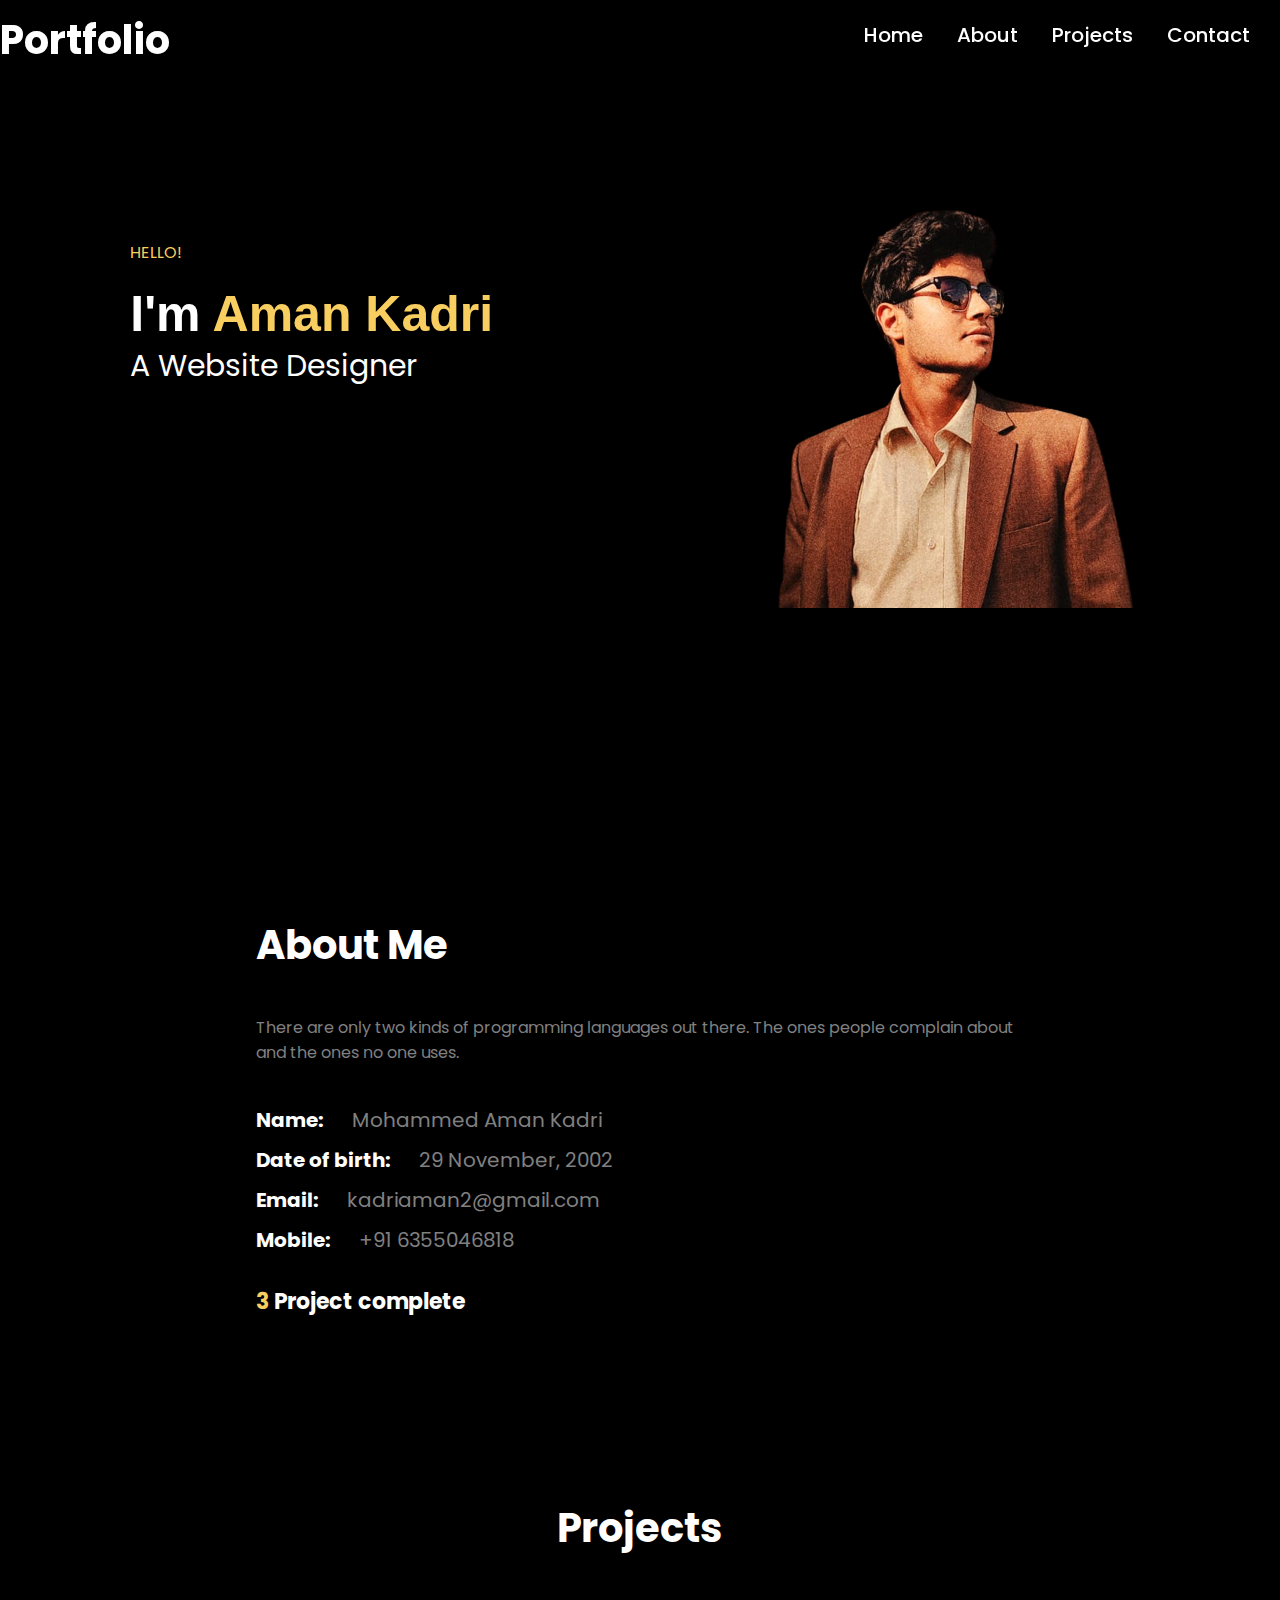
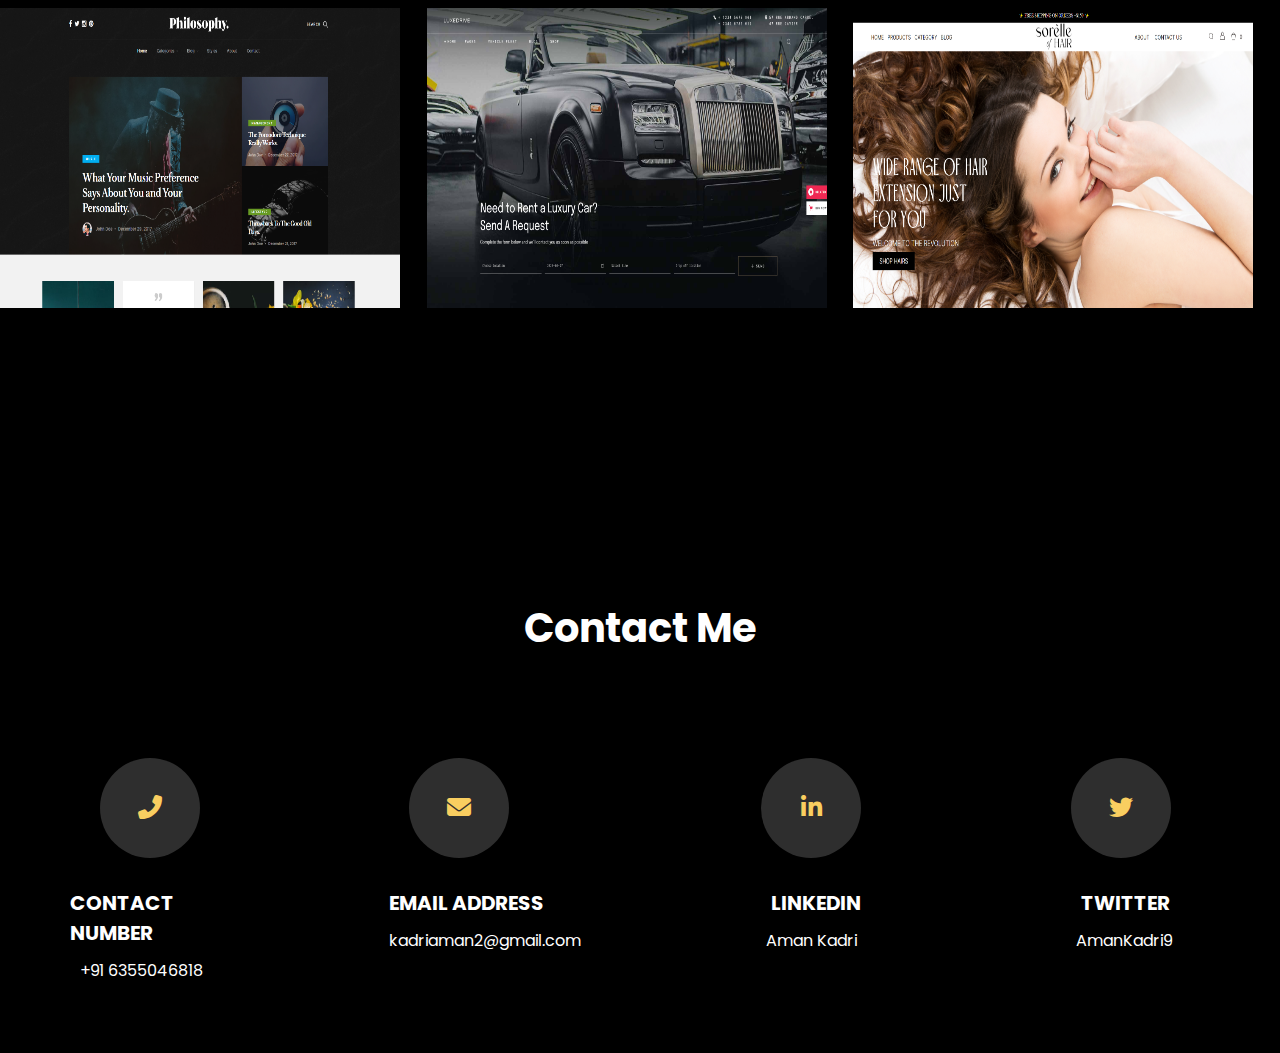
<file: Portfolio/index.html>
<!DOCTYPE html>
<html lang="en">

<head>
    <meta charset="UTF-8">
    <meta http-equiv="X-UA-Compatible" content="IE=edge">
    <meta name="viewport" content="width=device-width, initial-scale=1.0">
    <title>Document</title>
    <link rel="stylesheet" href="CSS/index.css">
    <link rel="preconnect" href="https://fonts.googleapis.com">
    <link rel="preconnect" href="https://fonts.gstatic.com" crossorigin>
    <link href="https://fonts.googleapis.com/css2?family=Poppins:wght@300&display=swap" rel="stylesheet">
    <link rel="stylesheet" href="https://cdnjs.cloudflare.com/ajax/libs/font-awesome/6.4.0/css/all.min.css">
</head>

<body onscroll="scrollEvent()">
    <section>
        <div class="container">
            <div class="header" id="home">
                <div class="heading" id="head">
                    <div class="name" id="nam">
                        <h1>Portfolio</h1>
                    </div>
                    <div class="nav" style=" padding: 10px 0px;" id="navbar">
                        <ul>
                            <li><a href="#home">Home</a></li>
                            <li><a href="#about">About</a></li>
                            <li><a href="#projects">Projects</a></li>
                            <li><a href="#contact">Contact</a></li>
                        </ul>
                    </div>
                </div>
            </div>
        </div>
    </section>

    <section>
        <div class="container">
            <div class="section1">
                <div class="sec-info">
                    <div class="sec-txt">
                        <p style="color: rgb(249, 206, 96); margin-bottom: 20px;">HELLO!</p>
                        <h1>I'm <span>Aman Kadri</span></h1>
                        <p style="color:white; font-size: 30px; margin-bottom: 20px;">A Website Designer</p>
                    </div>
                </div>
                <div class="sec-img">
                    <img src="Images/My img.png" alt="">
                </div>
            </div>
        </div>
    </section>

    <section>
        <div class="container" style="display: flex; justify-content: center;">
            <div class="about" id="about">
                <div class="txt">
                    <h1 style="margin-bottom: 40px;">About Me</h1>
                    <p style="color: gray; margin-bottom: 40px;">There are only two kinds of programming languages out there. The ones people
                        complain about and the ones no one uses.</p>
                    <p style="color: gray; font-size: 20px;"><b style="color: white;">Name: </b> &nbsp; &nbsp;
                        &nbsp;Mohammed Aman Kadri</p>
                    <p style="color: gray; font-size: 20px;"><b style="color: white;">Date of birth: </b> &nbsp; &nbsp;
                        &nbsp;29 November, 2002</p>
                    <p style="color: gray; font-size: 20px;"><b style="color: white;">Email: </b> &nbsp; &nbsp;
                        &nbsp;kadriaman2@gmail.com</p>
                    <p style="color: gray; font-size: 20px; margin-bottom: 30px;"><b style="color: white;">Mobile: </b> &nbsp; &nbsp;
                        &nbsp;+91 6355046818</p>
                    <h3 style="color: white; font-size: 22px;"><span style="color: rgb(249, 206, 96);">3 </span> Project complete</h3>    

                </div>
            </div>
        </div>
    </section>

    <section>
        <div class="container" >
            <h1 style="text-align: center; margin-top: 60px;">Projects</h1>
            <div class="projects" id="projects">
                
                <div class="pro-img">
                    <img src="Images/Flex.png" alt="" height="300px" width="400px">
                    <div class="effect"><h1>Flex</h1></div>
                </div>
                <div class="pro-img">
                    <img src="Images/grid.png" alt="" height="300px" width="400px">
                    <div class="effect"><h1>Grid</h1></div>
                </div>
                <div class="pro-img">
                   <img src="Images/Hairdresser.png" alt="" height="300px" width="400px">
                   <a href="https://hairdresser.tectrionix.com/home.html"> <div class="effect"><h1>Hair Dresser</h1></div></a>
                </div>
            </div>
        </div>
    </section>

    <section>
        <div class="container">
            <h1 style="text-align: center; margin-top: 190px;">Contact Me</h1>
            <div class="contact" id="contact" style="margin: 40px 0px;">
                <div class="contact1">
                    <div class="num">
                        <div class="num-img">
                            <i class="fas fa-phone-alt"></i>
                        </div>
                        <h1>CONTACT NUMBER</h1>
                       <a href=""><p>+91 6355046818</p></a>
                    </div>

                    <div class="num">
                        <div class="num-img">
                            <i class="fas fa-envelope"></i>
                        </div>
                        <h1 style="margin: 10px 10px;">EMAIL ADDRESS</h1>
                       <a href="https://mail.google.com/mail/u/0/?pli=1#inbox"><p>kadriaman2@gmail.com</p></a>
                    </div>

                    <div class="num">
                        <div class="num-img">
                            <i class="fab fa-linkedin-in"></i>
                        </div>
                        <h1 style="margin: 10px 40px;">LINKEDIN</h1>
                       <a href="https://www.linkedin.com/in/aman-kadri-a6921a1ba/"><p style="margin: 0px 35px;">Aman Kadri</p></a>
                    </div>

                    <div class="num">
                        <div class="num-img">
                            <i class="fab fa-twitter"></i>
                        </div>
                        <h1 style="margin: 10px 40px;">TWITTER</h1>
                       <a href="https://twitter.com/AmanKadri9"><p style="margin: 0px 35px;">AmanKadri9</p></a>
                    </div>
                </div>
            </div>
        </div>
    </section>

    <script>
       heading_div = document.getElementById('head');
       name_div = document.getElementById('nam');
        nav_div = document.getElementById('navbar');

        function scrollEvent()
      {
        if(document.documentElement.scrollTop >200)
        {
            // name_div.style.padding = "10px 0";
            //  name_div.style.fontSize = "16px";

            nav_div.style.padding = "15px 0";
            // nav_div.style.fontSize = "16px";

            heading_div.style.top = "-10px";
            heading_div.style.backgroundColor = "gray";
        }
        
        else
        {
            // name_div.style.padding = "5px 5px";
            //  name_div.style.fontSize = "35px";

            // nav_div.style.padding = "5px 5px";
            // nav_div.style.fontSize = "35px";


            heading_div.style.top = "0px";
            heading_div.style.backgroundColor = "black"
        }
      }  
    </script>
</body>

</html>
</file>
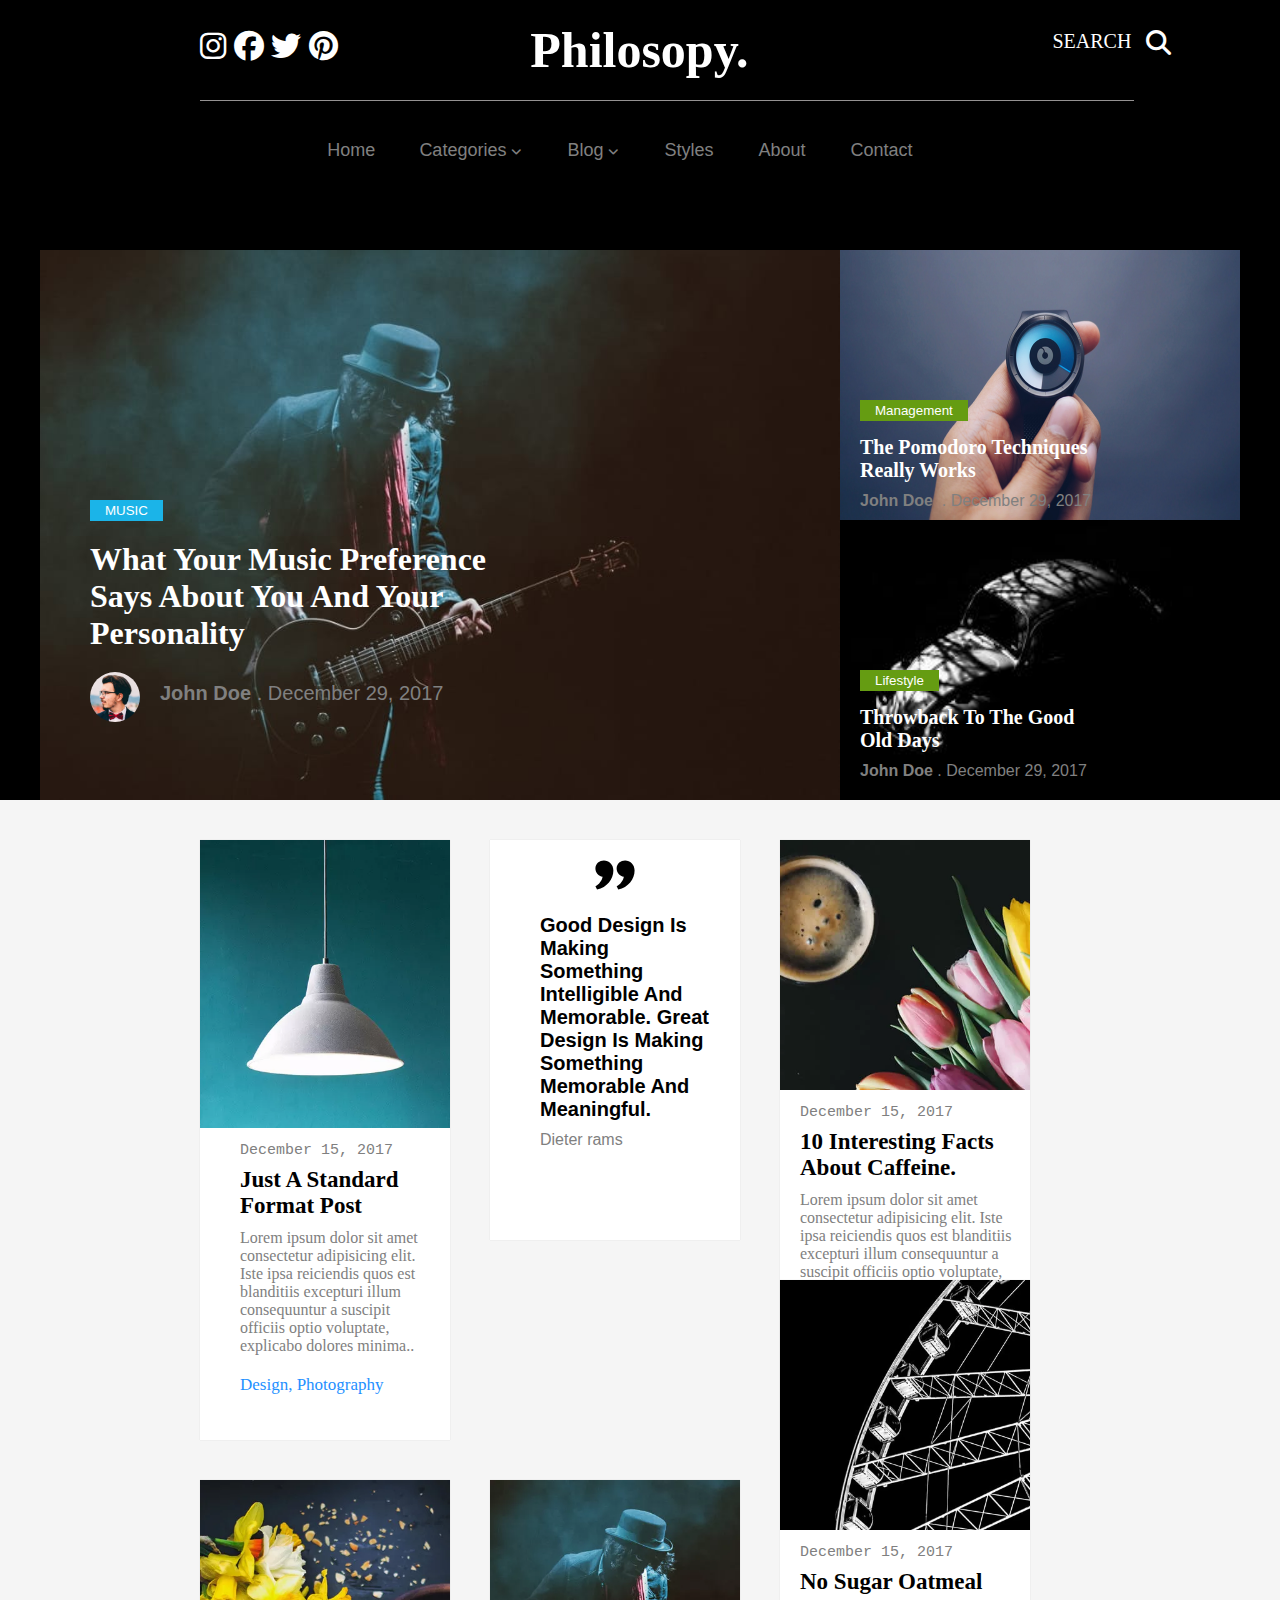
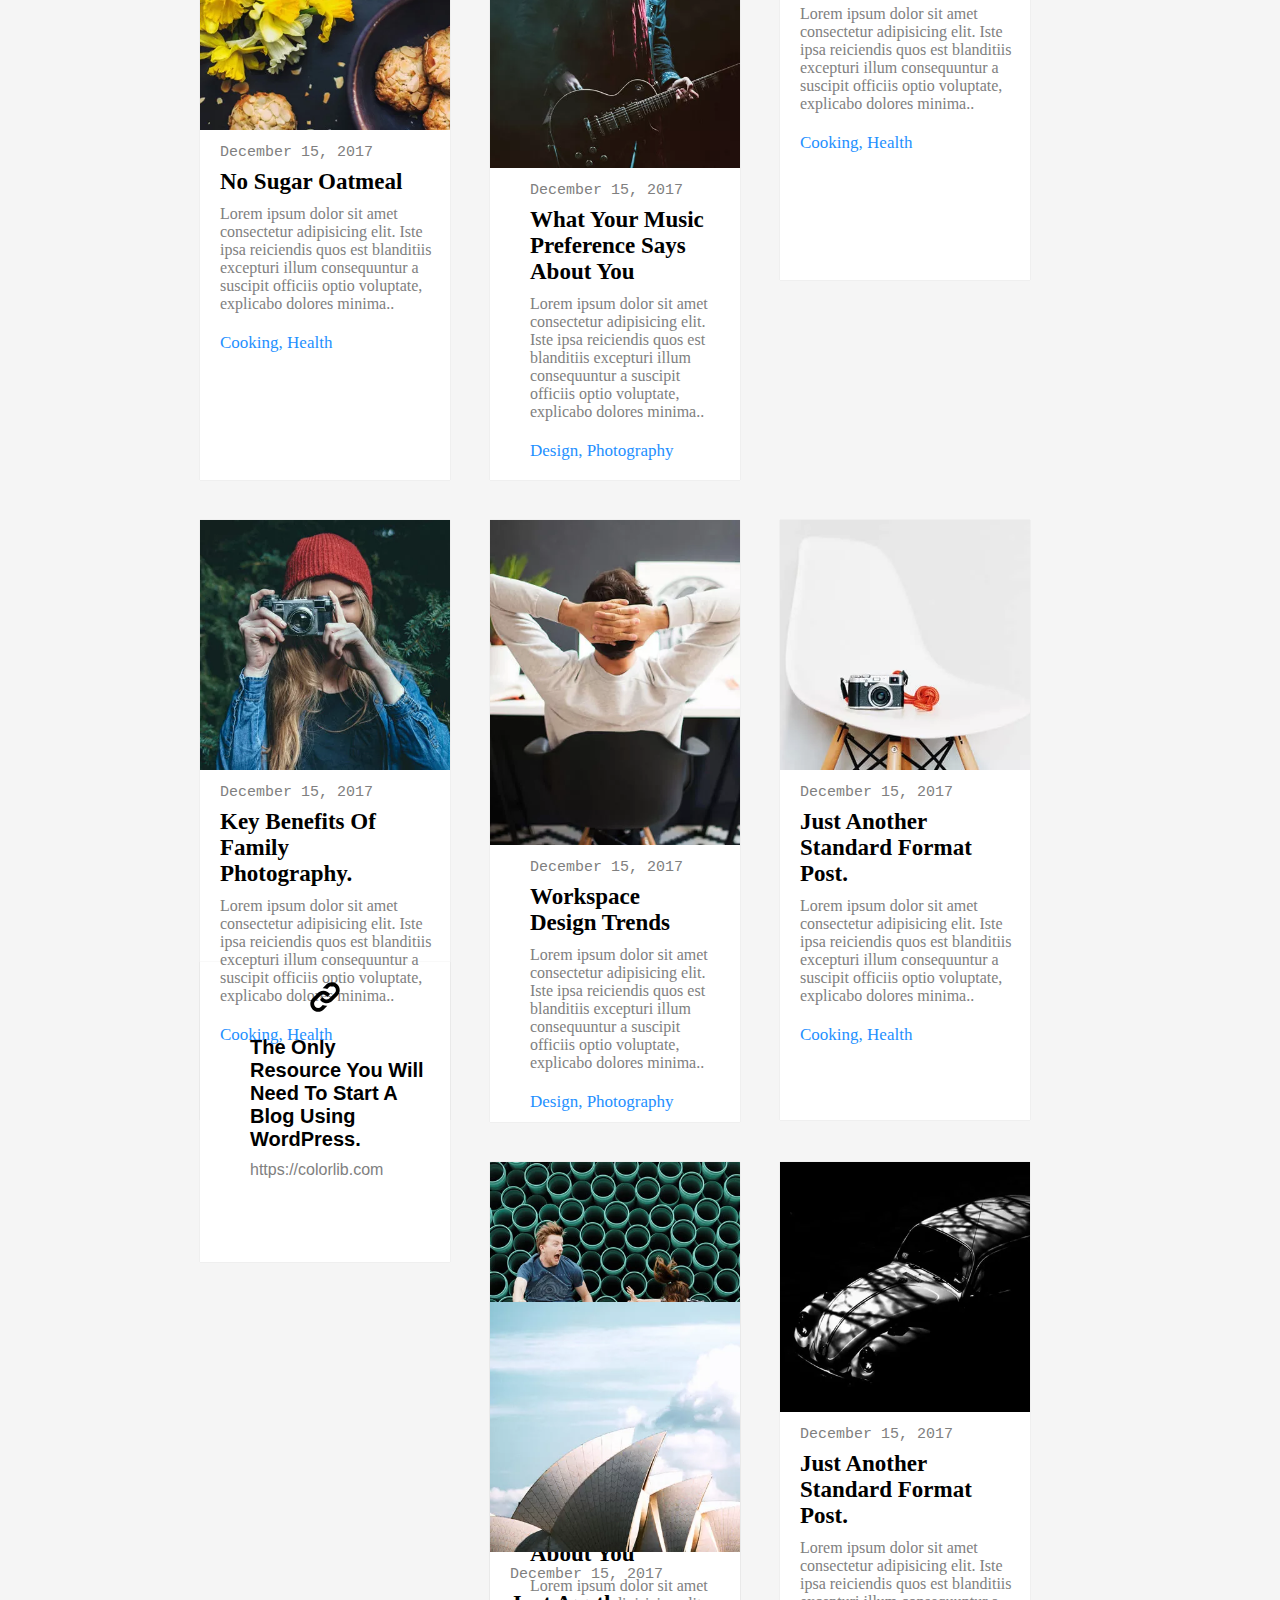
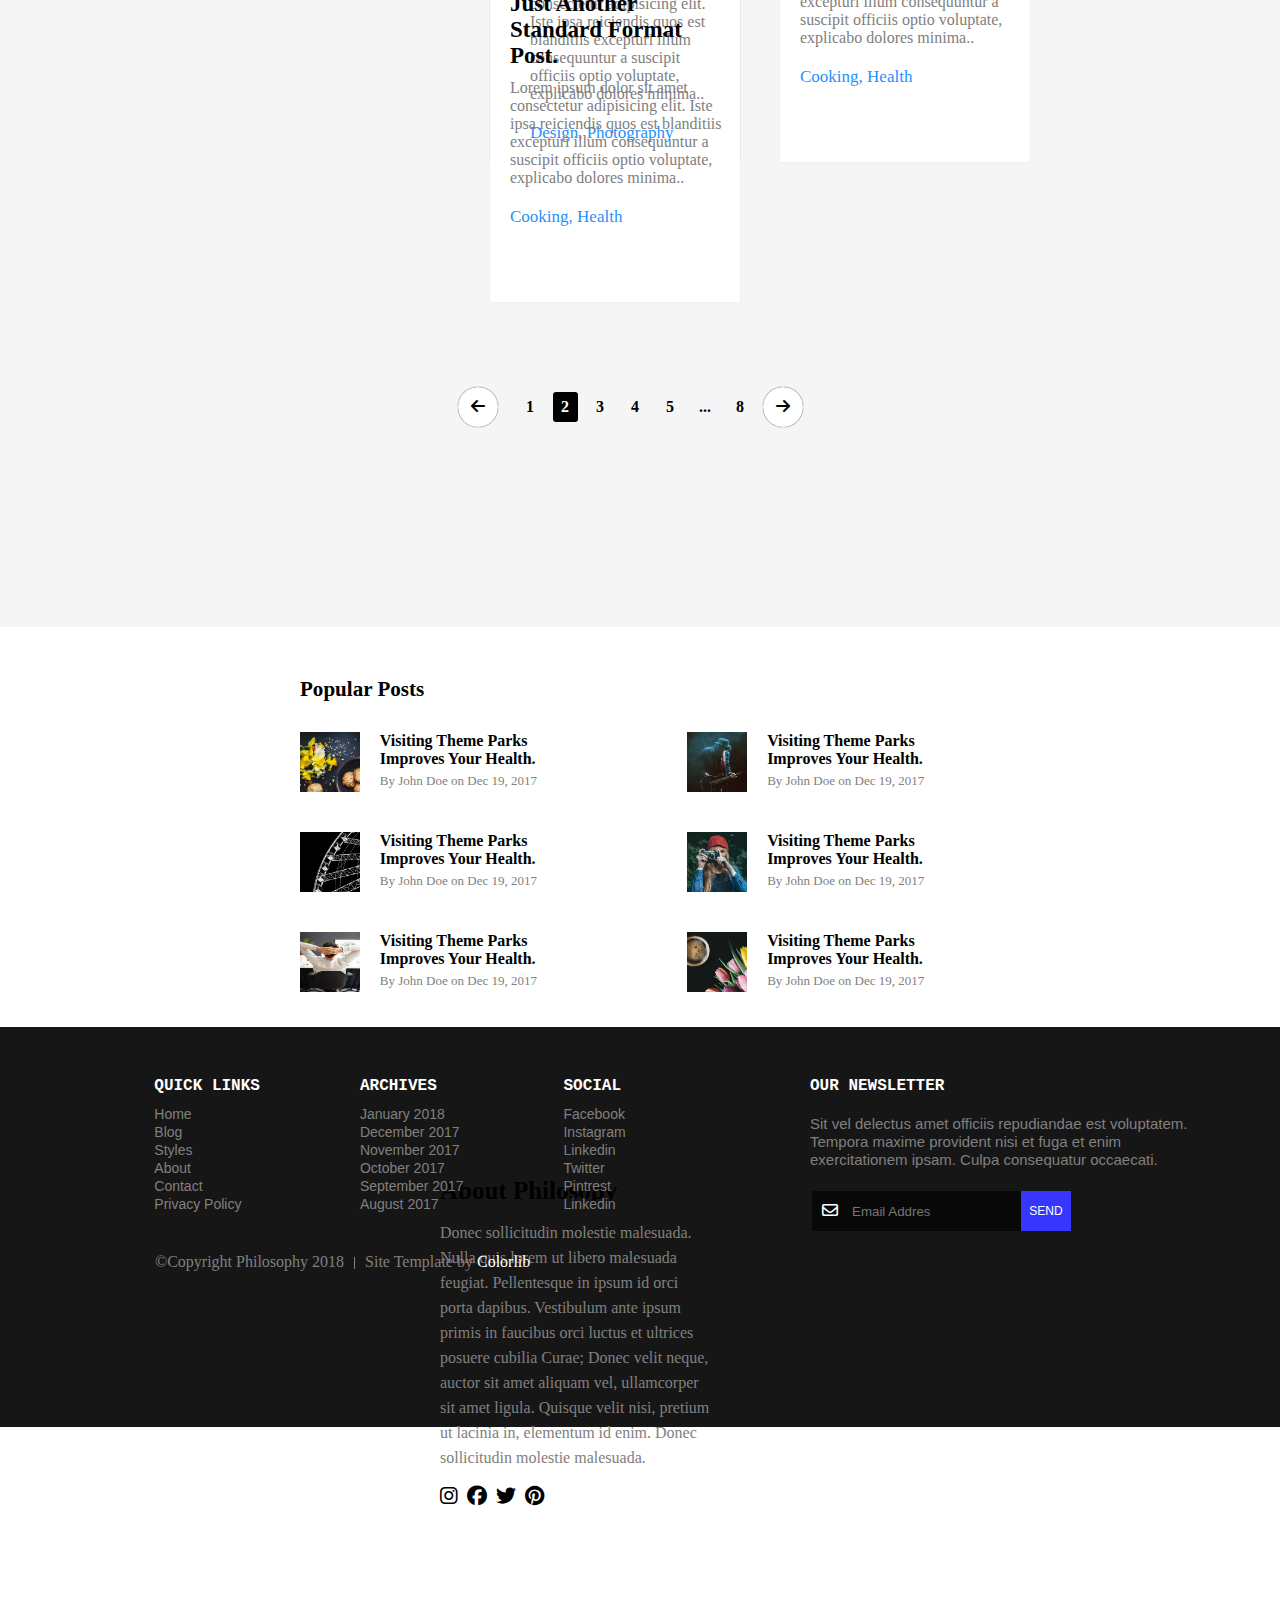
<file: Flex/home.html>
<!DOCTYPE html>
<html lang="en">
<head>
    <meta charset="UTF-8">
    <meta http-equiv="X-UA-Compatible" content="IE=edge">
    <meta name="viewport" content="width=device-width, initial-scale=1.0">
    <title>Document</title>
    <link rel="stylesheet" href="CSS/home.css">
    <link rel="stylesheet" href="https://cdnjs.cloudflare.com/ajax/libs/font-awesome/6.4.0/css/all.min.css">
    <link rel="stylesheet" href="CSS/media-query.css">
</head>
<body>

    <!-- Header start -->
    <section>
        <div class="container">
            <div class="header">
                <div class="subhead1">
                    <div class="icons">
                     <div class="i">
                         <a href=""><i class="fa-brands fa-instagram"></i></a>
                        <a href=""><i class="fa-brands fa-facebook"></i></a>
                        <a href=""><i class="fa-brands fa-twitter"></i></a>
                        <a href=""><i class="fa-brands fa-pinterest"></i></a>
                    </div>
                        <span><i class="fa-solid fa-bars"></i></span>
                    </div>
        
                    <div class="heading">
                        <h1>Philosopy.</h1>
                    </div>
                    <div class="search">
                       <div class="s">
                        <p>search</p>
                    </div>
                       <div class="s1"> <i class="fa-solid fa-magnifying-glass"></i></div>
                       
                        <span> <i class="fa-solid fa-magnifying-glass"></i> </span>
                    </div>
                </div>
        
                <div class="line"></div>
        
        
                <div class="navbar">
                    <ul>
                        <a href=""><li class="menu">Home</li></a>
        
                        <a href="">
                            <li class="menu">
                                <!-- <div class="effect"></div> -->
                                Categories
        
                                <ul class="submenu">
                                    <li> <a href=""> Lifestyle </a></li>
                                    <li> <a href=""> Health </a></li>
                                    <li> <a href=""> Family </a></li>
                                    <li> <a href=""> Management </a></li>
                                    <li> <a href=""> Travel </a> </li>
                                    <li> <a href=""> Work </a></li>
                                </ul>
        
                                <span><i class="fa-solid fa-angle-down"></i></span>
                                
                            
                        </li></a>
                        <a href=""><li class="menu">
                            Blog
        
                            <ul class="submenu">
                                <li> <a href=""> Video Post </a></li>
                                <li> <a href="">  Audio Post  </a></li>
                                <li> <a href="">  Work Post  </a></li>
                                <li> <a href="">  Gallery Post  </a></li>
                                
                            </ul>
        
        
                            <span><i class="fa-solid fa-angle-down"></i></span>
                            <!-- <div class="effect"></div> -->
                        </li></a>
                        <a href=""><li class="menu">Styles
                            <!-- <div class="effect"></div> -->
                        </li></a>
                        <a href=""><li class="menu">About
                            <!-- <div class="effect"></div> -->
                        </li></a>
                        <a href=""><li class="menu">Contact
                            <!-- <div class="effect"></div> -->
                        </li></a>
                   
                    </ul>
                </div>
        
        
                <div class="headerimg">
                    <div class="img1">
                    <img src="Images/header-img1.jpg" alt="" height="100%" width="100%" >
                    <div class="effect-img"></div>
                    <div class="text">
                        <a href=""><button>MUSIC</button></a>
                        <h1>What Your Music preference says about you and your personality</h1>
                        <div class="profile">
                            <img src="Images/user-03.jpg.webp" alt="">
                            <div class="text1">
                            <h4>John Doe </h4>&#160
                            <p>.&nbsp</p> 
                            <p>December 29, 2017</p></div>
                        </div>
                    </div>
                  
        
                    </div>
                   
                    <div class="x">
                        <div class="img2">
                            
                            <img src="Images/header-img2.jpg" alt="" height="100%" width="100%" >
                            <div class="effect-img1"></div>
        
                            <div class="text-1">
                                <a href=""><button>Management</button></a>
                                <h5>The pomodoro techniques really works</h5>
                                <div class="profile1">
                                    <div class="text2">
                                    <h4>John Doe &#160</h4> 
                                    <p>.</p>&#160
                                    <p>December 29, 2017</p></div>
                                </div>
                         </div>
                         
                        </div>
            
                         <div class="img3">
                           
                            <img src="Images/header-img3.jpg" alt="" height="100%" width="100%" >
                            <div class="effect-img2"></div>
                            <div class="text-2">
                                <a href=""><button>Lifestyle</button></a>
                                <h5>throwback to the good old days</h5>
                                <div class="profile2">
                    
                                    <div class="text3">
                                    <h4>John Doe </h4> &#160
                                    <p>.</p>&#160
                                    <p>December 29, 2017</p></div>
                                </div>
                            
                         </div>
                    </div>
                   
                </div>
            </div>
            </div>
        </div>
    </section>
    <!-- Header End -->

    <!-- Content Start -->
 <section>
    <div class="container">
        <div class="main-content" >
            <div class="content">
                 <!-- Card-start -->
            <div class="card">
                <div class="card-img">
                    <img src="Images/card-img1" alt="" height="100%" width="100%">
                    <div class="effect">
                        <i class="fa-solid fa-ellipsis"></i>
                    </div>
                
                <div class="card-info">
                    <h5>December 15, 2017</h5>
                    <h3>just a standard format post</h3>
                    <p>Lorem ipsum dolor sit amet consectetur adipisicing elit. Iste ipsa reiciendis quos est blanditiis excepturi illum consequuntur a suscipit officiis optio voluptate, explicabo dolores minima..</p>
                    <span><a href="">Design, Photography</a></span>
                </div>
            </div>
            </div>
             <!-- Card-end -->
    
              <!-- Card-start -->
            <div class="card2">
                <div class="card-img1">
                    <img src="Images/icon-quote.svg" alt="" height="100%" width="100%">
                    <!-- <div class="effect">
                        <i class="fa-solid fa-ellipsis"></i>
                    </div> -->
                
                <div class="card-info1">
                    <!-- <h5>December 15, 2017</h5> -->
                    <h3>Good design is making something intelligible and memorable. Great design is making something memorable and meaningful.</h3>
                    <p>Dieter rams</p>
                    <!-- <span><a href="">Design, Photography</a></span> -->
                </div>
            </div>
        </div>
             <!-- Card-end -->
    
              <!-- Card-start -->
            <div class="card3">
                <div class="card-img2">
                    <img src="Images/card-img2" alt="" height="100%" width="100%">
                    <div class="effect1">
                        <i class="fa-solid fa-ellipsis"></i>
                    </div>
                
                <div class="card-info2">
                    <h5>December 15, 2017</h5>
                    <h3>
                        10 Interesting Facts About Caffeine.</h3>
                    <p>Lorem ipsum dolor sit amet consectetur adipisicing elit. Iste ipsa reiciendis quos est blanditiis excepturi illum consequuntur a suscipit officiis optio voluptate, explicabo dolores minima..</p>
                    <span><a href="">Health</a></span>
                </div>
            </div>
        </div>
             <!-- Card-end -->
    
              <!-- Card-start -->
            <div class="card3">
                <div class="card-img2">
                    <img src="Images/card-img3" alt="" height="100%" width="100%">
                    <div class="effect1">
                        <i class="fa-solid fa-ellipsis"></i>
                    </div>
                
                <div class="card-info2">
                    <h5>December 15, 2017</h5>
                    <h3>No Sugar Oatmeal <Cookies class=""></Cookies></h3>
                    <p>Lorem ipsum dolor sit amet consectetur adipisicing elit. Iste ipsa reiciendis quos est blanditiis excepturi illum consequuntur a suscipit officiis optio voluptate, explicabo dolores minima..</p>
                    <span><a href="">Cooking, Health</a></span>
                </div>
            </div>
        </div>
             <!-- Card-end -->
    
          <!-- Card-start -->
          <div class="card">
            <div class="card-img">
                <img src="Images/card-img4" alt="" height="100%" width="100%">
                <div class="effect">
                    <i class="fa-solid fa-ellipsis"></i>
                </div>
            
            <div class="card-info">
                <h5>December 15, 2017</h5>
                <h3>What Your Music Preference Says About You</h3>
                <p>Lorem ipsum dolor sit amet consectetur adipisicing elit. Iste ipsa reiciendis quos est blanditiis excepturi illum consequuntur a suscipit officiis optio voluptate, explicabo dolores minima..</p>
                <span><a href="">Design, Photography</a></span>
            </div>
        </div>
        </div>
         <!-- Card end -->
    
          <!-- Card-start -->
          <div class="card4">
            <div class="card-img3">
                <img src="Images/card-img5.webp" alt="" height="100%" width="100%">
                <div class="effect2">
                    <i class="fa-solid fa-ellipsis"></i>
                </div>
            
            <div class="card-info3">
                <h5>December 15, 2017</h5>
                <h3>No Sugar Oatmeal <Cookies class=""></Cookies></h3>
                <p>Lorem ipsum dolor sit amet consectetur adipisicing elit. Iste ipsa reiciendis quos est blanditiis excepturi illum consequuntur a suscipit officiis optio voluptate, explicabo dolores minima..</p>
                <span><a href="">Cooking, Health</a></span>
            </div>
        </div>
    </div>
         <!-- Card-end -->
         
          <!-- Card-start -->
          <div class="card3">
            <div class="card-img2">
                <img src="Images/card-img6.webp" alt="" height="100%" width="100%">
                <div class="effect1">
                    <i class="fa-solid fa-ellipsis"></i>
                </div>
            
            <div class="card-info2">
                <h5>December 15, 2017</h5>
                <h3>Key Benefits Of Family Photography. <Cookies class=""></Cookies></h3>
                <p>Lorem ipsum dolor sit amet consectetur adipisicing elit. Iste ipsa reiciendis quos est blanditiis excepturi illum consequuntur a suscipit officiis optio voluptate, explicabo dolores minima..</p>
                <span><a href="">Cooking, Health</a></span>
            </div>
        </div>
    </div>
         <!-- Card-end --> 
        
        <!-- Card-start -->
        <div class="card">
            <div class="card-img">
                <img src="Images/card-img7.webp" alt="" height="100%" width="100%">
                <!-- <div class="effect">
                    <i class="fa-solid fa-ellipsis"></i>
                </div> -->
            
            <div class="card-info">
                <h5>December 15, 2017</h5>
                <h3>Workspace Design Trends </h3>
                <p>Lorem ipsum dolor sit amet consectetur adipisicing elit. Iste ipsa reiciendis quos est blanditiis excepturi illum consequuntur a suscipit officiis optio voluptate, explicabo dolores minima..</p>
                <span><a href="">Design, Photography</a></span>
            </div>
        </div>
        </div>
         <!-- Card end --> 
        <!-- Card-start -->
        <div class="card3">
            <div class="card-img2">
                <img src="Images/card-img8.webp" alt="" height="100%" width="100%">
                <div class="effect1">
                    <i class="fa-solid fa-ellipsis"></i>
                </div>
            
            <div class="card-info2">
                <h5>December 15, 2017</h5>
                <h3>Just Another Standard Format Post. </h3>
                <p>Lorem ipsum dolor sit amet consectetur adipisicing elit. Iste ipsa reiciendis quos est blanditiis excepturi illum consequuntur a suscipit officiis optio voluptate, explicabo dolores minima..</p>
                <span><a href="">Cooking, Health</a></span>
            </div>
        </div>
      </div>
         <!-- Card-end -->  
    
          <!-- Card-start -->
         <div class="card5">
            <div class="card-img4">
                <img src="Images/icon-link.svg" alt="" height="100%" width="100%">
                <!-- <div class="effect">
                    <i class="fa-solid fa-ellipsis"></i>
                </div> -->
            
            <div class="card-info4">
                <!-- <h5>December 15, 2017</h5> -->
                <h3>The Only Resource You Will Need To Start a Blog Using WordPress.</h3>
                <a href="https://colorlib.com"><p>https://colorlib.com</p></a>
                <!-- <span><a href="">Design, Photography</a></span> -->
            </div>
        </div>
       </div>
         <!-- Card-end -->  
    
        <!-- Card-start -->
        <div class="card">
            <div class="card-img">
                <img src="Images/card-img9.webp" alt="" height="100%" width="100%">
                <div class="effect">
                    <i class="fa-solid fa-ellipsis"></i>
                </div>
            
            <div class="card-info">
                <h5>December 15, 2017</h5>
                <h3>What Your Music Preference Says About You</h3>
                <p>Lorem ipsum dolor sit amet consectetur adipisicing elit. Iste ipsa reiciendis quos est blanditiis excepturi illum consequuntur a suscipit officiis optio voluptate, explicabo dolores minima..</p>
                <span><a href="">Design, Photography</a></span>
            </div>
        </div>
        </div>
         <!-- Card end -->
    
           <!-- Card-start -->
        <div class="card3">
            <div class="card-img2">
                <img src="Images/card-img10.webp" alt="" height="100%" width="100%">
                <div class="effect1">
                    <i class="fa-solid fa-ellipsis"></i>
                </div>
            
            <div class="card-info2">
                <h5>December 15, 2017</h5>
                <h3>Just Another Standard Format Post. </h3>
                <p>Lorem ipsum dolor sit amet consectetur adipisicing elit. Iste ipsa reiciendis quos est blanditiis excepturi illum consequuntur a suscipit officiis optio voluptate, explicabo dolores minima..</p>
                <span><a href="">Cooking, Health</a></span>
            </div>
        </div>
      </div>
         <!-- Card-end -->  
          
           <!-- Card-start -->
        <div class="card6">
            <div class="card-img5">
                <img src="Images/card-img11.webp" alt="" height="100%" width="100%">
                <div class="effect2">
                    <i class="fa-solid fa-ellipsis"></i>
                </div>
            
            <div class="card-info5">
                <h5>December 15, 2017</h5>
                <h3>Just Another Standard Format Post. </h3>
                <p>Lorem ipsum dolor sit amet consectetur adipisicing elit. Iste ipsa reiciendis quos est blanditiis excepturi illum consequuntur a suscipit officiis optio voluptate, explicabo dolores minima..</p>
                <span><a href="">Cooking, Health</a></span>
            </div>
        </div>
      </div>
         <!-- Card-end -->  
       </div>
    
       <div class="content2">
        <div class="arrow1"><i class="fa-solid fa-arrow-left"></i></div>
        <div class="no1">1</div>
        <div class="no2">2</div>
        <div class="no1">3</div>
        <div class="no1">4</div>
        <div class="no1">5</div>
        <div class="no1">...</div>
        <div class="no1">8</div>
        <div class="arrow2"><i class="fa-solid fa-arrow-right"></i></div>
       </div>
    
     </div>
    </div>
 </section>

<section>
    <div class="container">
        <div class="main-content2">
            <div class="content3">
                <div class="posts">
                    <div class="post-h"><h3>Popular Posts</h3></div>
                   <div class="post-flex">
                    <div class="post1">
                        <div class="post-img">
                            <img src="Images/card-img3" alt="" height="100%" width="100%">
                        </div>
                        <div class="post-info">
                            <h3>Visiting Theme Parks Improves Your Health.</h3>
                            <p>By John Doe on Dec 19, 2017</p>
                        </div>
                    </div>
                    <div class="post1">
                        <div class="post-img">
                            <img src="Images/card-img4" alt="" height="100%" width="100%">
                        </div>
                        <div class="post-info">
                            <h3>Visiting Theme Parks Improves Your Health.</h3>
                            <p>By John Doe on Dec 19, 2017</p>
                        </div>
                    </div>
                    <div class="post1">
                        <div class="post-img">
                            <img src="Images/card-img5.webp" alt="" height="100%" width="100%">
                        </div>
                        <div class="post-info">
                            <h3>Visiting Theme Parks Improves Your Health.</h3>
                            <p>By John Doe on Dec 19, 2017</p>
                        </div>
                    </div>
                    <div class="post1">
                        <div class="post-img">
                            <img src="Images/card-img6.webp" alt="" height="100%" width="100%">
                        </div>
                        <div class="post-info">
                            <h3>Visiting Theme Parks Improves Your Health.</h3>
                            <p>By John Doe on Dec 19, 2017</p>
                        </div>
                    </div>
                    <div class="post1">
                        <div class="post-img">
                            <img src="Images/card-img7.webp" alt="" height="100%" width="100%">
                        </div>
                        <div class="post-info">
                            <h3>Visiting Theme Parks Improves Your Health.</h3>
                            <p>By John Doe on Dec 19, 2017</p>
                        </div>
                    </div>
                    <div class="post1">
                        <div class="post-img">
                            <img src="Images/card-img2" alt="" height="100%" width="100%">
                        </div>
                        <div class="post-info">
                            <h3>Visiting Theme Parks Improves Your Health.</h3>
                            <p>By John Doe on Dec 19, 2017</p>
                        </div>
                    </div>
                   </div>
                </div>
                <div class="wiki">
                  <div class="txt">
                    <h3>About Philosopy</h3>
                    <p>Donec sollicitudin molestie malesuada. Nulla quis lorem ut libero malesuada feugiat. Pellentesque in ipsum id orci porta dapibus. Vestibulum ante ipsum primis in faucibus orci luctus et ultrices posuere cubilia Curae; Donec velit neque, auctor sit amet aliquam vel, ullamcorper sit amet ligula. Quisque velit nisi, pretium ut lacinia in, elementum id enim. Donec sollicitudin molestie malesuada.
        
                    </p>
                    <span> <a href=""><i class="fa-brands fa-instagram"></i></a>
                        <a href=""><i class="fa-brands fa-facebook"></i></a>
                        <a href=""><i class="fa-brands fa-twitter"></i></a>
                        <a href=""><i class="fa-brands fa-pinterest"></i></a></span>
                  </div>
                </div>
            </div>
         </div>
    </div>
</section>
<!-- Main content2 End -->

<section>
    <div class="container">
        <div class="footer">
            <div class="footer1">
                <div class="footer1-txt">
                    <div class="link">
                        <h3>QUICK LINKS</h3>
                       <p> <a href="">Home</a></p>
                        <p><a href="">Blog</a></p>
                        <p><a href="">Styles</a></p>
                       <p> <a href="">About</a></p>
                        <p><a href="">Contact</a></p>
                        <p><a href="">Privacy Policy</a></p>
                    </div>
                    <div class="archive">
                        <h3>ARCHIVES</h3>
                        
                        <p>January 2018</p>
                        <p>December 2017</p>
                        <p>November 2017</p>
                        <p>October  2017</p>
                        <p>September 2017</p>
                        <p>August 2017</p>
                    </div>
                    <div class="social">
                        <h3>SOCIAL</h3>
                       
                        <p>Facebook</p>
                        <p>Instagram</p>
                        <p>Linkedin</p>
                        <p>Twitter</p>
                        <p>Pintrest</p>
                        <p>Linkedin</p>
                    </div>
                </div>
                <div class="copyrit">
                    <p>	&#169;Copyright Philosophy 2018</p>
                    <div class="line-2"></div>
                    <p> Site Template by <a href="https://colorlib.com/">Colorlib</a></p>
                </div>
             
            </div>
            <div class="footer2">
               <div class="footer2-txt">
                <h3>OUR NEWSLETTER</h3>
                <p>Sit vel delectus amet officiis repudiandae est voluptatem. Tempora maxime provident nisi et fuga et enim exercitationem ipsam. Culpa consequatur occaecati.</p>
                <table>
                    <tr>
                        <td class="x">
                            <span><i class="fa-regular fa-envelope"></i></span>
                            <input type="email" placeholder="Email Addres">
                        </td>
                        <td class="y"><input type="submit" value="SEND"></td>
                    </tr>
                </table>
               </div>
            </div>
        </div>
    </div>
</section>
        
</body>
</html>
</file>
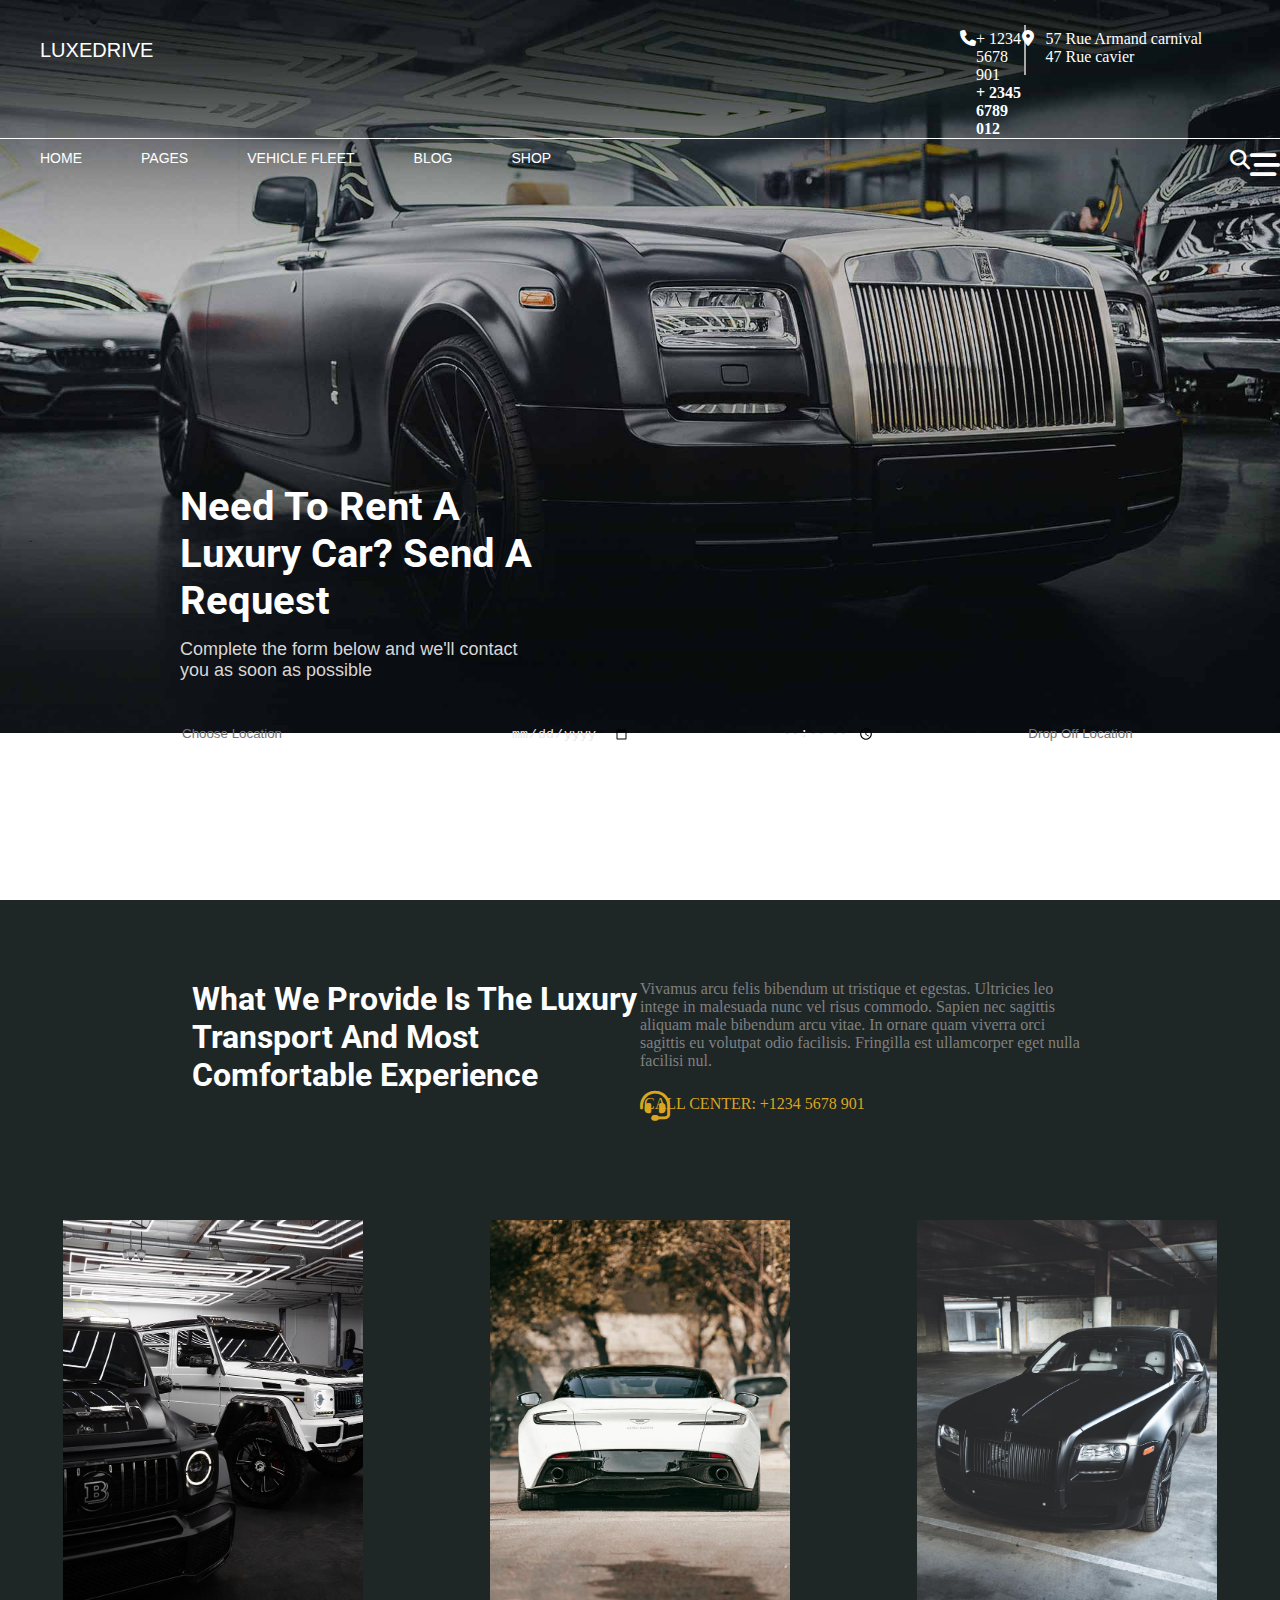
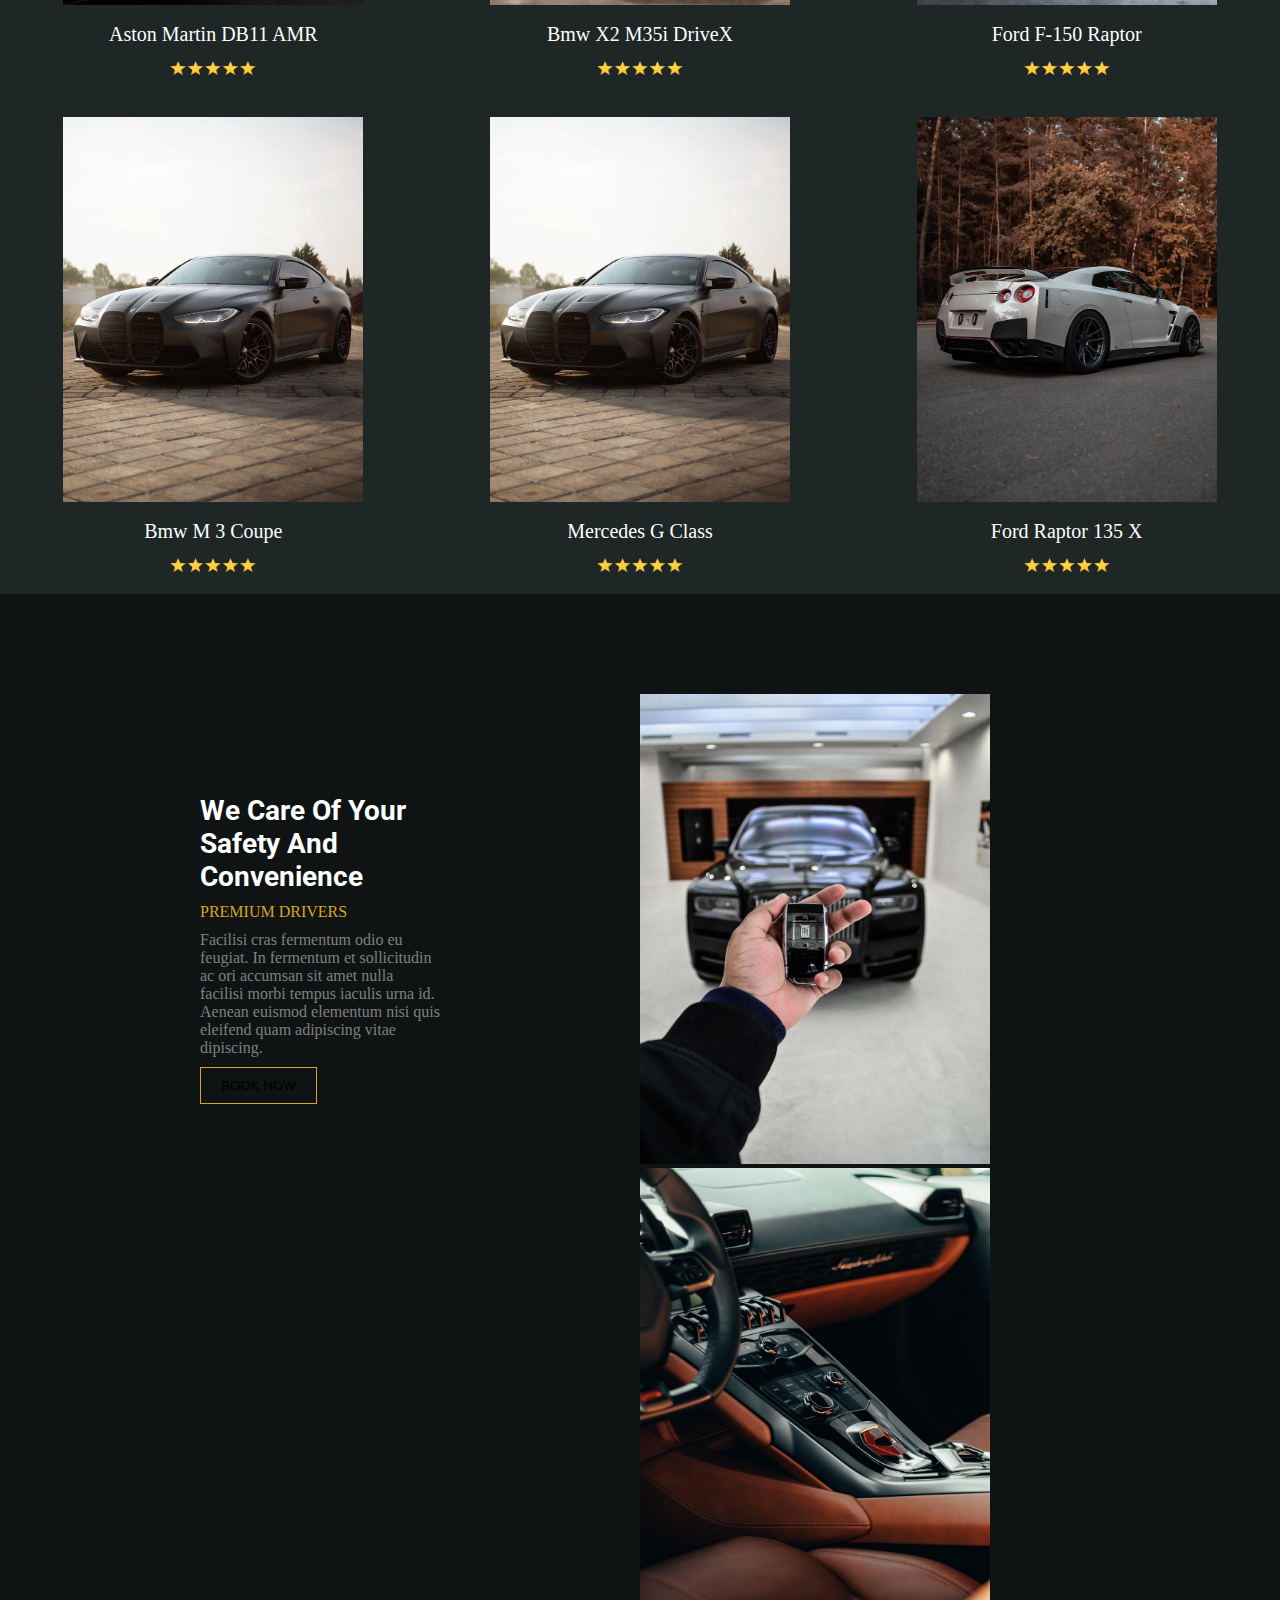
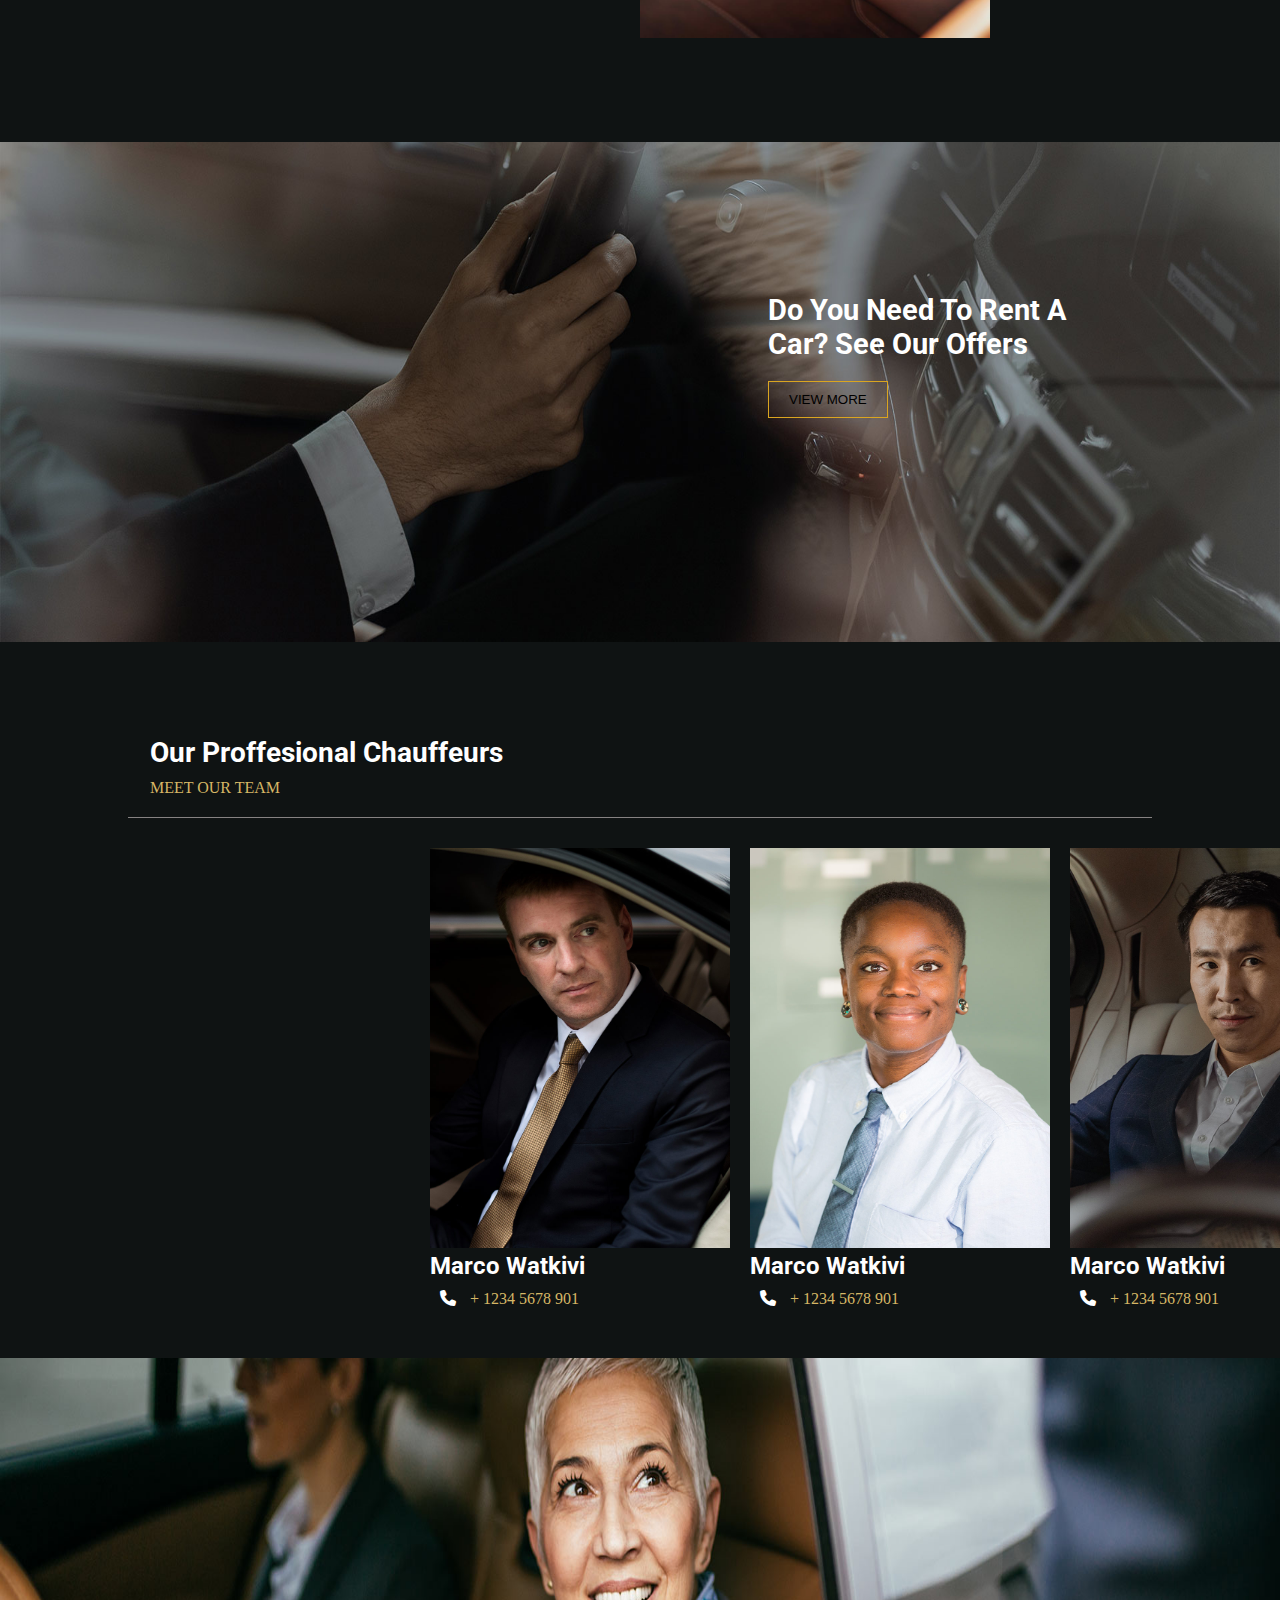
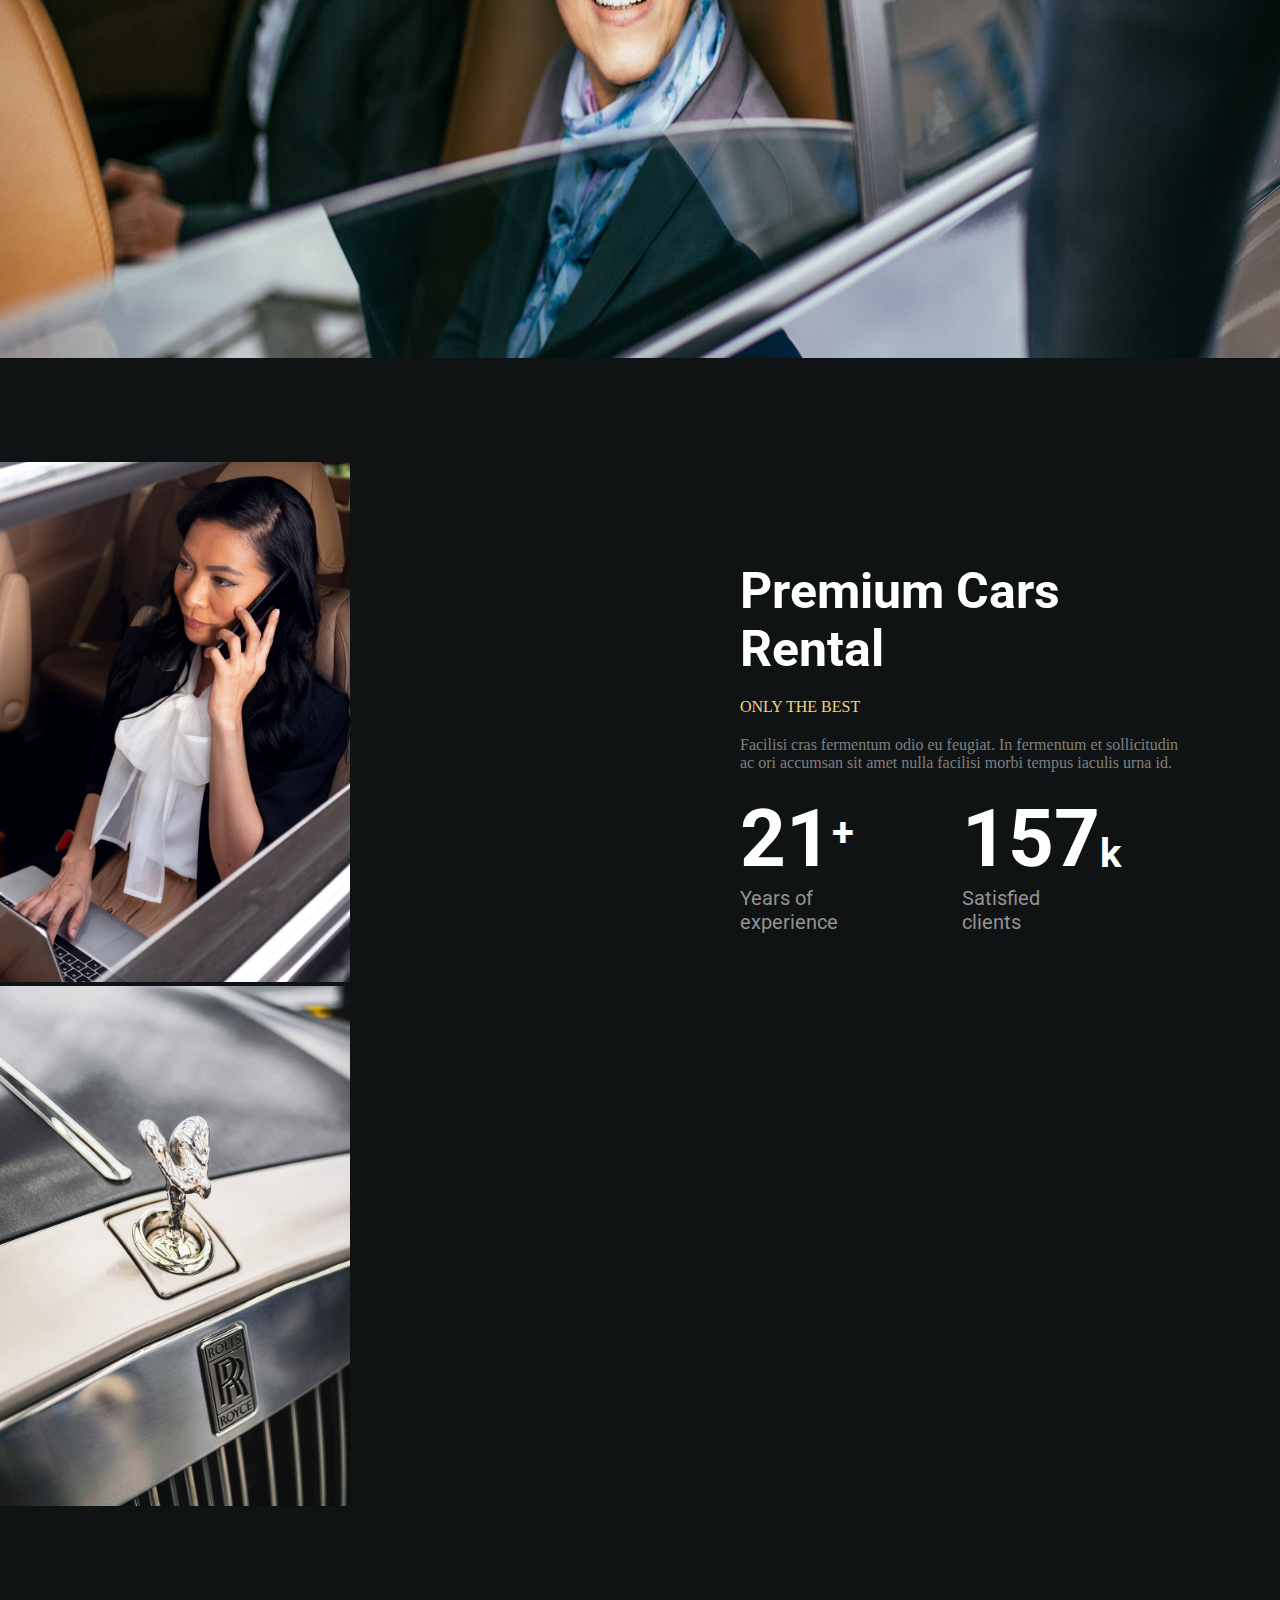
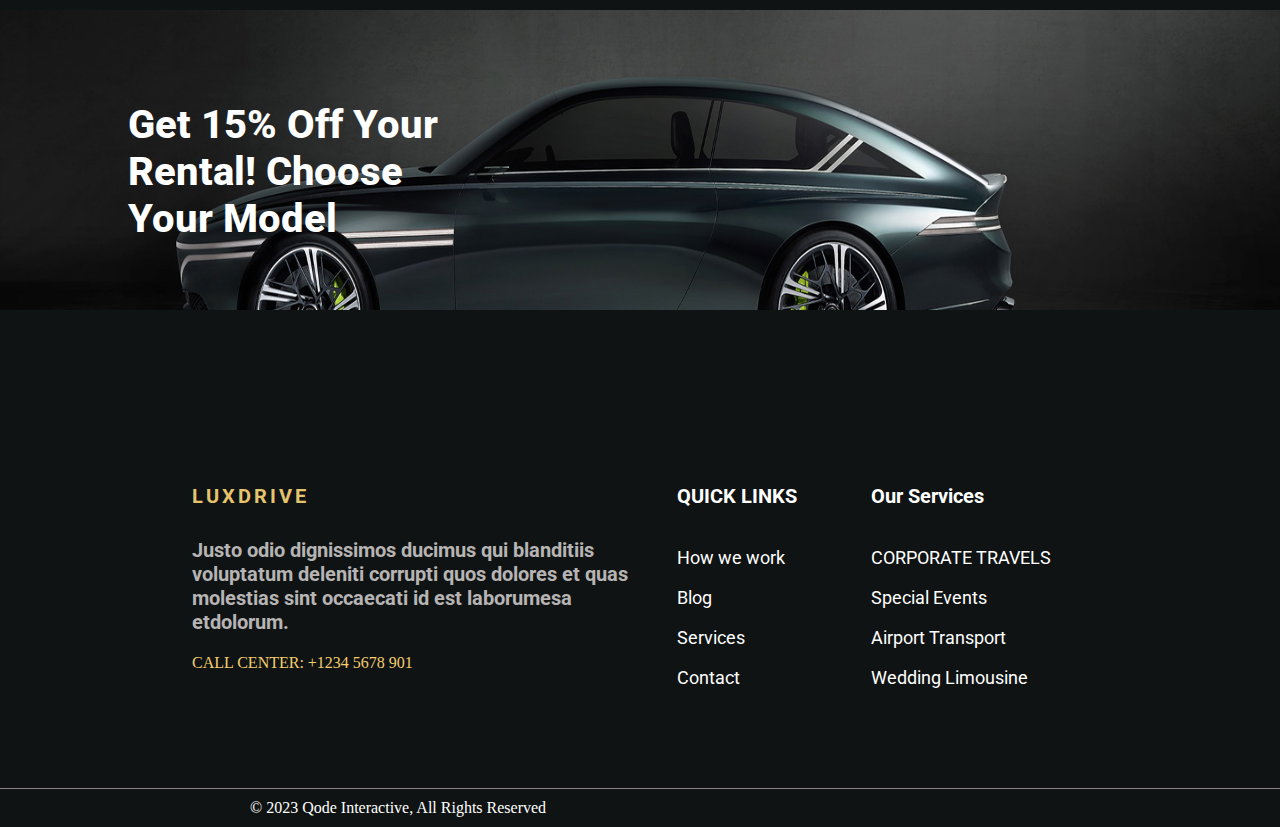
<file: Grid/home.html>
<!DOCTYPE html>
<html lang="en">
<head>
    <meta charset="UTF-8">
    <meta http-equiv="X-UA-Compatible" content="IE=edge">
    <meta name="viewport" content="width=device-width, initial-scale=1.0">
    <title>Document</title>
    <link rel="stylesheet" href="CSS/home.css">
    <link rel="stylesheet" href="CSS/media-query.css">
    <link rel="stylesheet" href="https://cdnjs.cloudflare.com/ajax/libs/font-awesome/6.4.0/css/all.min.css">
    <link rel="preconnect" href="https://fonts.googleapis.com">
<link href="https://fonts.googleapis.com/css2?family=Roboto:wght@100&display=swap" rel="stylesheet">
</head>
<body>
   <section>
    <div class="container">
        <div class="header">
            <div class="submenu">
                <div class="logo">
                   <p>LUXEDRIVE</p>
                   <span><i class="fa-solid fa-bars"></i></span>
                </div>
            
                <div class="heading1">
                    <div class="number">
                          <span><i class="fa-solid fa-phone"></i></span>
                          <div class="number-1">
                            <p>+ 1234 5678 901</p>
                            <h4>+ 2345 6789 012</h4>
                          </div>
                    </div>
                    <div class="line"></div>
                    <div class="location">
                        <span><i class="fa-solid fa-location-dot"></i></span>
                        <div class="location1">
                            <p>57 Rue Armand carnival</p>
                            <span>47 Rue cavier</span>
                        </div>
                    </div>
                </div>
            </div>  
            <div class="partition"></div>  
                <div class="submenu2">
                    <div class="nav">
                        <ul>
                            <li class="menu"><a href="">Home</a></li>
                            <li class="menu"><a href="">Pages</a></li>
                            <li class="menu"><a href="">Vehicle Fleet</a></li>
                            <li class="menu"><a href="">Blog</a></li>
                            <li class="menu"><a href="">Shop</a></li>
                        </ul>
                    </div>    
                        <div class="heading2">
                            <div class="search">
                                <span><i class="fa-solid fa-magnifying-glass"></i></span>
                            </div>
                            <div class="bars">
                                <i class="fa-solid fa-bars-staggered"></i>
                            </div>
                        </div>
                </div>
                <div class="header-content">
                   <div class="text">
                    <h1>Need to rent a luxury car? Send a request</h1>
                    <p>Complete the form below and we'll contact you as soon as possible</p>
                   
                    <table>
                    <form >
                        <tr class="x">
                            <td class="y">
                                <input type="text"  placeholder="Choose Location">
                                <div class="effect"></div>
                            </td>
                            <td class="y">
                                <input type="date" value="">
                                <div class="effect"></div>
                            </td>
                            <td class="y">
                                <input type="time" placeholder="Select Time">
                                <div class="effect"></div>
                            </td>
                            <td class="y">
                                <input type="text" placeholder="Drop Off Location" >
                                <div class="effect"></div>
                            </td>
                            <td class="y">
                                <input type="submit" value="SEND">
                                <div class="effect1"></div>
                            </td>
                         </tr>
                    </form>
                   </table>
                  </div>
                </div>
        </div>
    </div>
   </section>
    <!-- Header-end -->

    <!-- Content1 Start -->
    <section>
        <div class="container">
            <div class="content1">
        
                <div class="info">
                   <div class="cont-text">
                    <div class="cont-heading">
                        <h1>What We Provide Is The Luxury Transport And Most Comfortable Experience</h1>
                    </div>
                    <div class="cont-para">
                        <p>Vivamus arcu felis bibendum ut tristique et egestas. Ultricies leo intege in malesuada nunc vel risus commodo. Sapien nec sagittis aliquam male bibendum arcu vitae. In ornare quam viverra orci sagittis eu volutpat odio facilisis. Fringilla est ullamcorper eget nulla facilisi nul.</p>
                        <div class="contact">
                            <span><i class="fa-solid fa-headset"></i></span>
                            <p>CALL CENTER: +1234 5678 901</p>
                        </div>
                    </div>
                   </div>
                </div>
        
                <div class="card-grid">
                    <!-- card start -->
                    <div class="card">
                        <div class="img">
                            <img src="Images/Content1-img1.jpg" alt="" height="100%" width="100%">
                                 <div class="effect1">
                                   <div class="info">
                                    <h3>Sport</h3>
                                    <div class="rate">
                                        <p>from $180 / hour</p>
                                    </div>
                                    <p>Lorem ipsum dolor sit amet consectetur adipisicing elit .sed</p>
                                 </div>
                             </div>
                            </div>
                        <div class="card-info">
                            <p>Aston Martin DB11 AMR</p>
                            <img src="Images/five-stars-rating-icon-vector-removebg-preview.png" alt="" height="100%" width="100%">
                        </div>
                  </div>
                <!-- card end -->
                <!-- card start -->
                    <div class="card">
                        <div class="img">
                              <img src="Images/Content1-img2.jpg" alt="" height="100%" width="100%">
                               <div class="effect1">
                                <div class="info">
                                    <h3>Sport</h3>
                                    <div class="rate">
                                        <p>from $180 / hour</p>
                                    </div>
                                    <p>Lorem ipsum dolor sit amet consectetur adipisicing elit .sed</p>
                                </div>
                            </div>
                          </div>
                       
                         <div class="card-info">
                            <p>Bmw X2 M35i DriveX</p>
                            <img src="Images/five-stars-rating-icon-vector-removebg-preview.png" alt="" height="100%" width="100%">
                        </div> 
                    </div>
                    <!-- card start -->
                    <div class="card">
                        <div class="img">
                            <img src="Images/Content1-img3.jpg" alt="" height="100%" width="100%">
                            <div class="effect1">
                                <div class="info">
                                    <h3>Sport</h3>
                                    <div class="rate">
                                        <p>from $180 / hour</p>
                                    </div>
                                    <p>Lorem ipsum dolor sit amet consectetur adipisicing elit .sed</p>
                                </div>
                            </div>
                        </div>
                        
                        <div class="card-info">
                            <p>Ford F-150 Raptor</p>
                            <img src="Images/five-stars-rating-icon-vector-removebg-preview.png" alt="" height="100%" width="100%">
                        </div>
                    </div>
                    <!-- card start -->
                    <div class="card">
                        <div class="img">
                            <img src="Images/Content1-img4.jpg" alt="" height="100%" width="100%">
                            <div class="effect1">
                                <div class="info">
                                    <h3>Sport</h3>
                                    <div class="rate">
                                        <p>from $180 / hour</p>
                                    </div>
                                    <p>Lorem ipsum dolor sit amet consectetur adipisicing elit .sed</p>
                                </div>
                            </div>
                          </div>
                        
                        <div class="card-info">
                            <p>Bmw M 3 Coupe</p>
                            <img src="Images/five-stars-rating-icon-vector-removebg-preview.png" alt="" height="100%" width="100%">
                        </div>
                    </div>
                    
                    <!-- card start -->
                    <div class="card">
                        <div class="img">
                            <img src="Images/Content1-img5.jpg" alt="" height="100%" width="100%">
                            <div class="effect1">
                                <div class="info">
                                    <h3>Sport</h3>
                                    <div class="rate">
                                        <p>from $180 / hour</p>
                                    </div>
                                    <p>Lorem ipsum dolor sit amet consectetur adipisicing elit .sed</p>
                                </div>
                            </div>
                         </div>
                        
                        <div class="card-info">
                            <p>Mercedes G Class</p>
                            <img src="Images/five-stars-rating-icon-vector-removebg-preview.png" alt="" height="100%" width="100%">
                        </div>
                    </div>
                   
                    <!-- card start -->
                    <div class="card">
                        <div class="img">
                            <img src="Images/Content1-img6.jpg" alt="" height="100%" width="100%">
                            <div class="effect1">
                                <div class="info">
                                    <h3>Sport</h3>
                                    <div class="rate">
                                        <p>from $180 / hour</p>
                                    </div>
                                    <p>Lorem ipsum dolor sit amet consectetur adipisicing elit .sed</p>
                                </div>
                            </div>
                         </div>
                        
                          <div class="card-info">
                            <p>Ford Raptor 135 X</p>
                            <img src="Images/five-stars-rating-icon-vector-removebg-preview.png" alt="" height="100%" width="100%">
                         </div>
                      </div>
        
                   <!-- card end -->
                </div>
        
            </div>
        </div>
    </section>
      <!-- Content1 end -->

      <!-- section Start -->
    <section>
        <div class="container">
            <div class="section">
                <div class="section-info">
                    <div class="sec-txt">
                        <h3 style="font-size: 28px; color: white; margin-bottom: 10px;
                          font-family: 'Roboto', sans-serif;">We Care Of Your Safety And Convenience</h3>
                        <p style="font-size: 16px; color: goldenrod; margin-bottom: 10px;">PREMIUM DRIVERS<p>
                         <p style="color: grey; margin-bottom: 10px;">Facilisi cras fermentum odio eu feugiat. In fermentum et sollicitudin ac ori accumsan sit amet nulla facilisi morbi tempus iaculis urna id. Aenean euismod elementum nisi quis eleifend quam adipiscing vitae dipiscing.</p>
                         <button style="padding: 10px 20px; border: 1px solid goldenrod;
                         background-color: transparent;">BOOK NOW</button>
                    </div>
                </div>
                <div class="section-img">
                    <img src="Images/h1-img-3.jpg" alt="" height="470px" width="350px" style="margin-right: 15px;">
                    <img src="Images/h1-img-4.jpg" alt="" height="470px" width="350px">
                </div>
              </div>
        </div>
    </section>
      <!-- section end -->

      <!-- Banner Start -->
     <section>
        <div class="container">
            <div class="banner">
                <img src="Images/h1-img-5.jpg" alt="" height="500px" width="100%">
                <div class="banner-info">
                    <h2 style="font-size: 29px; color: white;
                    margin-bottom: 20px;   font-family: 'Roboto', sans-serif;">Do You Need To Rent A Car? See Our Offers</h2>
                    <button style="padding: 10px 20px; border: 1px solid goldenrod;
                    background-color: transparent;">VIEW MORE</button>
                </div>
              </div>
        </div>
     </section>
     <!-- Banner end -->

     <!-- section2 Start -->
     <section>
        <div class="container">
            <div class="section2">
                <div class="section2-info" style="padding: 0px 150px;">
                    <h3 style="font-size: 28px; color: white; margin-bottom: 10px;
                          font-family: 'Roboto', sans-serif;">Our Proffesional Chauffeurs</h3>
                    <p style="font-size: 16px; color: rgb(214, 183, 102); margin-bottom: 10px;">MEET OUR TEAM<p>
                </div>
                <div class="sec-line"></div>
                <div class="sec-card-grid">
                    <div class="section-card">
                        <img src="Images/h1-team-img-1.jpg" alt="" height="400px" width="300px">
                        <h3 style="font-size: 24px; color: white;  font-family: 'Roboto', sans-serif;">Marco Watkivi</h3>
                        <div class="number" style="margin: 10px -140px; ">
                            <span><i class="fa-solid fa-phone"></i></span>
                            <div class="number-1" style="margin: 0px -110px; color:  rgb(214, 183, 102);">
                              <p>+ 1234 5678 901</p>
                              <!-- <h4>+ 2345 6789 012</h4> -->
                            </div>
                      </div>
                    </div>
                    <div class="section-card">
                        <img src="Images/h1-team-img-2.jpg" alt="" height="400px" width="300px">
                        <h3 style="font-size: 24px; color: white;  font-family: 'Roboto', sans-serif;">Marco Watkivi</h3>
                        <div class="number" style="margin: 10px -140px; ">
                            <span><i class="fa-solid fa-phone"></i></span>
                            <div class="number-1" style="margin: 0px -110px; color:  rgb(214, 183, 102);">
                              <p>+ 1234 5678 901</p> 
                              <!-- <h4>+ 2345 6789 012</h4> -->
                            </div>
                      </div>
                    </div>
                    <div class="section-card">
                        <img src="Images/h1-team-img-3.jpg" alt="" height="400px" width="300px">
                        <h3 style="font-size: 24px; color: white;  font-family: 'Roboto', sans-serif;">Marco Watkivi</h3>
                        <div class="number" style="margin: 10px -140px; ">
                            <span><i class="fa-solid fa-phone"></i></span>
                            <div class="number-1" style="margin: 0px -110px; color:  rgb(214, 183, 102);">
                              <p>+ 1234 5678 901</p>
                              <!-- <h4>+ 2345 6789 012</h4> -->
                            </div>
                      </div>
                    </div>
                </div>
             </div>
        </div>
     </section>

     <section>
        <div class="container">
            <div class="banner">
                <img src="Images/h1-img-8.jpg" alt="" height="600px" width="100%">
                <!-- <div class="banner-info">
                    <h2 style="font-size: 29px; color: white;
                    margin-bottom: 20px;   font-family: 'Roboto', sans-serif;">Do You Need To Rent A Car? See Our Offers</h2>
                    <button style="padding: 10px 20px; border: 1px solid goldenrod;
                    background-color: transparent;">VIEW MORE</button>
                </div> -->
              </div>
        </div>
     </section>

     <section>
        <div class="container">
            <div class="section">
                
                <div class="section-img">
                    <img src="Images/sectionimg1.jpg" alt="" height="520px" width="350px" style="margin-right: 15px;">
                    <img src="Images/sectionimg2.jpg" alt="" height="520px" width="350px">
                </div>
                <div class="section-info">
                    <div class="sec-txt" style="padding: 100px 100px;">
                        <h1 style="font-size: 50px; color: white; margin-bottom: 20px;
                          font-family: 'Roboto', sans-serif;">Premium Cars Rental</h1>
                        <p style="font-size: 16px; color: rgb(242, 210, 129); margin-bottom: 20px;">ONLY THE BEST<p>
                         <p style="color: grey; margin-bottom: 20px; ">Facilisi cras fermentum odio eu feugiat. In fermentum et sollicitudin ac ori accumsan sit amet nulla facilisi morbi tempus iaculis urna id. </p>
                         <div class="numbers">
                            <div class="num1">
                                <h1>21<span >+</span></h1>
                                <p>Years of experience</p>
                            </div>
                            <div class="num1">
                                <h1>157<span style="position: absolute; bottom: 10%;" >k</span></h1>
                                <p>Satisfied clients</p>
                            </div>
                         </div>
                    </div>
                </div>
              </div>
        </div>
    </section>

    <section>
        <div class="container">
            <div class="banner">
                <img src="Images/h1-img-13.jpg" alt="" height="300px" width="100%">
                <div class="banner-info" style="position: absolute; top: 30%;left: 10%;">
                    <h2 style="font-size: 40px; color: white;
                    margin-bottom: 20px;   font-family: 'Roboto', sans-serif; font-weight: 800;">Get 15% Off Your Rental!
Choose Your Model</h2>
                    
                </div>
              </div>
        </div>
     </section>

     <section>
        <div class="container">
            
            <div class="info1">
                <div class="cont-text1">
                 <div class="cont-heading1">
                     <h1 style="margin-bottom: 30px;">LUXDRIVE</h1>
                     <span >
                        Justo odio dignissimos ducimus qui blanditiis voluptatum deleniti corrupti quos dolores et quas molestias sint occaecati id est laborumesa etdolorum.</span>
                     <p style="margin-top: 20px;">CALL CENTER: +1234 5678 901</p>
                 </div>
                 <div class="cont-para1">
                     <div class="contact1">
                        <div class="link">
                            <h3>QUICK LINKS</h3>
                           <p> <a href="">How we work</a></p>
                            <p><a href="">Blog</a></p>
                            <p><a href="">Services</a></p>
                           <p> <a href="">Contact</a></p>
                           
                        </div>

                        <div class="archive">
                            <h3>Our Services</h3>
                            
                            <p><a href="">CORPORATE TRAVELS</a></p>
                            <p><a href="">Special Events</a></p>
                            <p><a href="">Airport Transport</a></p>
                            <p><a href="">Wedding Limousine</a></p>
                          
                        </div>
                       
                     </div>
                 </div>
                </div>
             </div>
             <div class="copyrit">             <p style=" background: rgb(15, 19, 19); color: white; padding: 10px 250px;">© 2023 Qode Interactive, All Rights Reserved</p>
             </div>
        </div>
     </section>

     
</body>
</html>
</file>
<file: Portfolio/CSS/index.css>
*
{
    box-sizing: border-box;
    margin: 0;
    padding: 0;
}



@media (min-width: 1400px) {
    .container {
        /* max-width: 1320px; */    
        max-width: min(1320px, 100vw);
        margin: 0px auto;
    }
}

body
{
    background: #000;
    font-family: 'Poppins', sans-serif;
}

.heading
{
    display: flex;
    justify-content: space-between;
    /* background: gray; */
    width: 100%;
    padding: 10px 0px;
    transition: 1s;
   z-index: 1;
    position: fixed;
    top: 0;
    left: 0;
   
}

.name
{
    /* margin-right: 100px; */
}

h1
{
    font-size: 40px;
    color: white;
    font-weight: bolder;
}

.nav ul li
{
    display: inline;
    margin-right: 30px;
    font-family: 'Poppins', sans-serif;
    font-weight: 500;
   
}

.nav a
{
    color: white;
    text-decoration: none;
    font-size: 20px;
}


.section1
{
    margin: 180px 0px;
    display: flex;
    justify-content: space-around;
}

.sec-info
{
    margin: 60px 0px;
}

.sec-txt h1
{
    font-size: 50px;
    font-weight: bolder;
    font-family: 'Gill Sans', 'Gill Sans MT', Calibri, 'Trebuchet MS', sans-serif;
}

.sec-txt span
{
    color: rgb(249, 206, 96);
}

.about
{
    width: 60%;
    margin: 120px auto;
}

.txt p
{
    margin-bottom: 10px;
}

.projects
{
   display: grid;
   grid-template-columns: 1fr 1fr 1fr;
   margin: 50px 0px;
}

.pro-img
{
    height: 400px;
    width: 400px;
    position: relative;
}

.effect
{
    height: 300px;
    width: 400px;
    position: absolute;
    top: 0;
    left: 0;
    background: rgba(20, 20, 20, 0.92);
    opacity: 0;
    padding: 100px 0px;
    transition: .8s;
}

.effect h1
{
    text-align: center;
    
}

.pro-img:hover .effect
{
    opacity: 1;
}

.contact1
{
  display: flex;
  justify-content: center;
}

.num
{
  margin: 30px 70px;
}

.num-img
{
    height: 100px;
    width: 100px;
    background-color: rgb(46, 46, 46);
    color: rgb(249, 206, 96);
    font-size: 24px;
    border-radius: 50%;
    text-align: center;
    line-height: 100px;
    margin: 30px 30px;
}

.num h1
{
    font-size: 20px;
    margin-bottom: 10px;
    
}

.num a
{
    color: white;
    text-decoration: none;
}

.num p
{
   margin: 0px 10px;
}
</file>
<file: Flex/CSS/home.css>
*
{
    box-sizing: border-box;
    margin: 0;
    padding: 0;
}

/*   Header Start   */
.header
{
    height: 800px;
    background-image: url(/Flex/Images/header-bg-img.jpg);
    background: black;
    /* background-repeat: no-repeat;   */
    /* background-size: 100% 100%; */
    /* background-size: cover; */
       
}

.subhead1
{
    height: auto ;
    /* background-color: green; */
    display: flex;
    flex-wrap: wrap;
    /* justify-content: center; */
}

.icons
{
    height: 100px;
    width: 33.3%;
    /* background: blue; */
    font-size: 30px;
    color: white;
    padding: 30px 0 0 200px;
}

.icons span
{
    display: none;
}

.i a
{
    color: white;
}

.heading
{
    height: 100px;
    width: 33.3%;
    /* background: blueviolet; */
    font-size: 25px;
    color: white;
    text-align: center;
    line-height: 100px;
    /* font-family: 'Gill Sans', 'Gill Sans MT', Calibri, 'Trebuchet MS', sans-serif;    */
}

.search
{
    height: auto;
    width: 33.3%;
    /* background: coral; */
    display: flex;
    flex-wrap: wrap;  
    padding: 30px 0 0 200px;
}

.search p
{
    font-size: 20px;
    margin-right: 15px;
    color: white;
    text-transform:  uppercase;
}

.search .s1 
{
    font-size: 25px;
    color: white; 
}

.search span
{
    display: none;
}

.line
{
    height: 0.1px;
    width: 73%;
    margin-left: 200px;
    background: rgba(249, 244, 244, 0.60);
}

.navbar
{
    height: 100px;
    /* background-color: red; */
    /* margin-top: 10px; */
    
    text-align: center; 
    line-height: 100px;

   
}

.navbar ul li
{
    display: inline;
    color: gray;
    margin-right: 40px;
    font-size: 18px;
    font-family: 'Gill Sans', 'Gill Sans MT', Calibri, 'Trebuchet MS', sans-serif

}

.navbar a
{
    text-decoration: none;
    color: gray;
}

.menu
{
    position: relative;
    /* color: gray; */
}

.menu:hover
{
    color: white;
}

.navbar .submenu
{
    position: absolute;
    top: 160%;
    left: -10%;
    background-color: black;
    color: gray;
    list-style-type: none;
    width: 140px;
    padding-left: 15px;
    line-height: 30px;
    /* display: none; */
   visibility: hidden;
    z-index: 1;
    transition: .5s;
}

.menu:hover .submenu
{
    visibility: visible;
    /* display: block; */
    
}

.submenu a
{
    font-size: 16px;
    color: gray;
    
}

a:hover
{
    color: white;
}



/* .navbar  .effect 
{
    display: inline;
    color: gray;
}

.effect:hover 
{
    color: white;
} */

.navbar  .fa-angle-down
{
  color: gray;
  font-size: 12px;
  transform: rotate(0deg);
  transition: .4s;
}


.menu:hover .fa-angle-down
{
    transform: rotate(180deg);
}

.headerimg
{
    display: flex;
    flex-wrap: wrap;
    justify-content: center;
   
    margin-top: 50px;
}

.img1
{
    height: 550px;
    width: 800px;
    position: relative;
    z-index: 0;
    object-fit: contain;
    
}

.img1 .text
{
  width: 50%;  
  margin: 250px 0px 0px 50px;
  /* line-height: 40px; */
  position: absolute;
  top: 0;
  left: 0;
  z-index: 2;
}

.img1 .text button
{
    background-color: rgb(27, 180, 232);
    color: white;
    padding: 3px 15px;
    border: none;
    

}

.img1 .text h1
{
    color: white;
    font-size: 32    px;
    text-transform: capitalize;
    margin-top: 20px;
}

.text h1:hover
{
    text-decoration: underline;
}

.profile
{
    display: flex;
    color: gray;
   
    margin-top: 20px;
}

.profile img
{
    height: 50px;
    border-radius: 50%;
}

.profile .text1
{
    display: flex;
    font-size: 20px;
    margin:  10px 20px;
    font-family: 'Franklin Gothic Medium', 'Arial Narrow', Arial, sans-serif;
}

h4:hover
{
    color: white;
}


.effect-img
{
    height: 550px;
    width: 800px;
    background-color: rgba(0, 0, 0, 0.79);
    opacity: 0;
    transition: .5s;
    position: absolute;
    top: 0;
    left: 0;
    z-index: 1;
    
}

.effect-img:hover
{
   opacity: 1;
}

.img2
{
    height: 275px;
    width: 400px;
    position: relative;
    z-index: 0;
}

.img2 .text-1
{
  width: 70%;  
  padding: 150px 20px;
  position: absolute;
  top: 0;
  left: 0;
  z-index: 2;
}

.img2 .text-1 button
{
    background-color: rgb(101, 156, 18);
    color: white;
    padding: 3px 15px;
    border: none;

}

.img2 .text-1 h5
{
    font-size: 20px;
    color: white;
    text-transform: capitalize;
    margin-top: 15px;
}

.text-1 h1:hover
{
    text-decoration: underline;
}

.profile1
{
    display: flex;

    color: gray;
    padding: 0px ;
}

.profile1 .text2
{
    display: flex;
    font-size: 16px;
    margin:  10px 0px;
    font-family: 'Franklin Gothic Medium', 'Arial Narrow', Arial, sans-serif;
    
}

h4:hover
{
    color: white;
}


.effect-img1
{
    height: 275px;
    width: 400px;
    background-color: rgba(0, 0, 0, 0.79);
    opacity: 0;
    transition: .5s;
    position: absolute;
    top: 0;
    left: 0;
    z-index: 1;
    
}

.img2:hover  .effect-img1
{
   opacity: 1;
}

.img3
{
    height: 275px;
    width: 400px;
    position: relative;
    margin-top: -5px;
    
}

.img3 .text-2
{
  width: 70%;  
  padding: 150px 20px;
  position: absolute;
  top: 0;
  left: 0;
 
}

.img3 .text-2  button
{
    background-color: rgb(101, 156, 18);
    color: white;
    padding: 3px 15px;
    border: none;

}

.img3 .text-2 h5
{
    font-size: 20px;
    color: white;
    text-transform: capitalize;
    margin-top: 15px;
}

.text-2 h1:hover
{
    text-decoration: underline;
}

.profile2
{
    display: flex;
    color: gray;
    padding: 0px ;
}

.profile2 .text3
{
    display: flex;
    font-size: 16px;
    margin:  10px 0px;
    font-family: 'Franklin Gothic Medium', 'Arial Narrow', Arial, sans-serif;
    
}

h4:hover
{
    color: white;
}

.effect-img2
{
    height: 275px;
    width: 400px;
    background-color: rgba(0, 0, 0, 0.79);
    opacity: 0;
    transition: .5s;
    position: absolute;
    top: 0;
    left: 0;
     
}

.img3:hover  .effect-img2
{
   opacity: 1;
}

  /*  Header End  */

 /* Content Start */

.main-content
{
   height: auto;
   /* width: 100%;   */
   /* background-color: red; */
   background-color: whitesmoke;
} 
.content
{
   
    display: flex;
    flex-wrap: wrap;
    padding: 20px 180px;
   
}
.content .card
{
    /* height: 600px;    */
    width: 250px;
    background-color: white ;
    margin: 20px 20px;
    box-shadow: 0px 0px 0.5px black;
}

.card-img
{
    
    object-fit: contain;
    position: relative;
}

.card-img .effect
{
    height: 288px;
    width: 250px;
    font-size: 20px;
    color: white;
    text-align: center;
    line-height: 288px;
    background: rgba(0, 0, 0, 0.79);
    opacity: 0;
    transition: .5s;
    position: absolute;
    top: 0;
    left: 0;
}

.card-img:hover .effect
{
    opacity: 1;
}

.card .card-info
{
    width: 70%;
    margin: 10px 40px;
}

.card-info h5
{
    color: gray;
    font-size: 15px;
    font-family: monospace;
    font-weight: lighter;
}

.card-info h3
{
   font-size: 23px;
   text-transform: capitalize;
   font-weight: light;
   margin-top: 8px;
}

.card-info p
{
    color: gray;
    width: 110%;
    margin-top: 10px ;
    margin-bottom: 20px;
    font-weight: lighter;
}

.card-info span a
{
    color: dodgerblue;
    text-decoration: none;
    font-size: 17px;
    font-family: 'Times New Roman', Times, serif;
}

span:hover a
{
    color: black;
}
  
   /* Card 1 end */

   /* Card 2 start */

.content .card2
{
    height: 400px;
    width: 250px;
    background-color: white ;
    margin: 20px 20px;
    box-shadow: 0px 0px 0.5px black;
}

.card-img1 img
{
    height: 30px;
    margin-top: 20px;
    object-fit: contain;
    position: relative;
}


.card2 .card-info1
{
    width: 70%;
    margin: 20px 50px;
    /* font-size: 18px; */
    font-family: 'Segoe UI', Tahoma, Geneva, Verdana, sans-serif;
}

.card-info1 h3
{
   font-size: 20px;
   text-transform: capitalize;
   font-weight: light;
   margin-top: 8px;
}

.card-info1 p
{
    color: gray;
    width: 110%;
    margin-top: 10px ;
    margin-bottom: 20px;
    font-weight: lighter;
}
  /* Card 2 end */

   /* Card 3 start */
.content .card3
{
    height: 600px;
    width: 250px;
    background-color: white ;
    margin: 20px 20px;
    box-shadow: 0px 0px 0.5px black;
}
   
.card-img2 
{
    /* height: 200px;    */
    object-fit: contain;
    position: relative;
}
   
.card-img2 .effect1
{
    height: 250px;
    width: 250px;
    font-size: 20px;
    color: white;
    text-align: center;
    line-height: 288px;
    background: rgba(0, 0, 0, 0.79);
    opacity: 0;
    transition: .5s;
    position: absolute;
    top: 0;
    left: 0;
}
   
.card-img2:hover .effect1
{
    opacity: 1;
}
   
.card3 .card-info2   
{
    width: 80%;
    margin: 10px 20px;
}
   
.card-info2 h5
{
    color: gray;
    font-size: 15px;
    font-family: monospace;
    font-weight: lighter;
}
   
.card-info2 h3
{
    font-size: 23px;
    text-transform: capitalize;
    font-weight: light;
    margin-top: 8px;
}
   
.card-info2 p
{
    color: gray;
    width: 110%;
    margin-top: 10px ;
    margin-bottom: 20px;
    font-weight: lighter;
}
   
.card-info2 span a
{
    color: dodgerblue;
    text-decoration: none;
    font-size: 17px;
    font-family: 'Times New Roman', Times, serif;
}
   
span:hover a
{
    color: black;
}
/* Card 3 end */

/* Card 4 Start */
.content .card4
{
    height: 600px;
    width: 250px;
    background-color: white ;
    margin: -180px 20px;
    box-shadow: 0px 0px 0.5px black;
}
   
.card-img3
{
    /* height: 200px;    */
    object-fit: contain;
    position: relative;
}
   
.card-img3 .effect2
{
    height: 250px;
    width: 250px;
    font-size: 20px;
    color: white;
    text-align: center;
    line-height: 288px;
    background: rgba(0, 0, 0, 0.79);
    opacity: 0;
    transition: .5s;
    position: absolute;
    top: 0;
    left: 0;
}
   
.card-img3:hover .effect2
{
    opacity: 1;
}
   
.card4 .card-info3  
{
    width: 80%;
    margin: 10px 20px;
}
   
.card-info3 h5
{
    color: gray;
    font-size: 15px;
    font-family: monospace;
    font-weight: lighter;
}
   
.card-info3 h3
{
    font-size: 23px;
    text-transform: capitalize;
    font-weight: light;
    margin-top: 8px;
}
   
.card-info3 p
{
    color: gray;
    width: 110%;
    margin-top: 10px ;
    margin-bottom: 20px;
    font-weight: lighter;
}
   
.card-info3 span a
{
    color: dodgerblue;
    text-decoration: none;
    font-size: 17px;
    font-family: 'Times New Roman', Times, serif;
}
   
span:hover a
{
    color: black;
}
/* Card 4 end */

/* Card 5 Start */
.content .card5
{
    height: 300px;
    width: 250px;
    background-color: white ;
    margin: -180px 20px;
    box-shadow: 0px 0px 0.5px black;
}

.card-img4 img
{
    height: 30px;
    margin-top: 20px;
    object-fit: contain;
    position: relative;
}


.card5 .card-info4
{
    width: 70%;
    margin: 20px 50px;
    /* font-size: 18px; */
    font-family: 'Segoe UI', Tahoma, Geneva, Verdana, sans-serif;
}

.card-info4 h3
{
   font-size: 20px;
   text-transform: capitalize;
   font-weight: light;
   margin-top: 8px;
}

.card-info4 p
{
    color: gray;
    width: 110%;
    margin-top: 10px ;
    margin-bottom: 20px;
    font-weight: lighter;
}

.card-info4 a
{
    text-decoration: none;
}
/* Card 5 end */

/* Card 6 Start */
.content .card6
{
    height: 600px;
    width: 250px;
    background-color: white ;
    margin: -480px 310px;
    box-shadow: 0px 0px 0.5px black;
}
   
.card-img5
{
    /* height: 200px;    */
    object-fit: contain;
    position: relative;
}
   
.card-img5 .effect2
{
    height: 250px;
    width: 250px;
    font-size: 20px;
    color: white;
    text-align: center;
    line-height: 288px;
    background: rgba(0, 0, 0, 0.79);
    opacity: 0;
    transition: .5s;
    position: absolute;
    top: 0;
    left: 0;
}
   
.card-img5:hover .effect2
{
    opacity: 1;
}
   
.card6 .card-info5 
{
    width: 80%;
    margin: 10px 20px;
}
   
.card-info5 h5
{
    color: gray;
    font-size: 15px;
    font-family: monospace;
    font-weight: lighter;
}
   
.card-info5 h3
{
    font-size: 23px;
    text-transform: capitalize;
    font-weight: light;
    margin-top: 8px;
}
   
.card-info5 p
{
    color: gray;
    width: 110%;
    margin-top: 10px ;
    margin-bottom: 20px;
    font-weight: lighter;
}
   
.card-info5 span a
{
    color: dodgerblue;
    text-decoration: none;
    font-size: 17px;
    font-family: 'Times New Roman', Times, serif;
}
   
span:hover a
{
    color: black;
}
/* Card 6 end */

/* Content end */

/* Content1 Start */
.content2
{
    display: flex;
    flex-wrap: wrap;
    padding: 200px 0px;   
    justify-content: center;
    /* margin-right: -200px; */
}

.arrow1
{
    margin-right: 20px;
    margin-top: -15px;
    height: 40px;
    width: 40px;
    border-radius: 50%;
    background-color: white;
    text-align: center;
    line-height: 40px;
    box-shadow: 0px 0px 1px black;
}

.arrow1:hover
{
    background-color: black;
    color: white;
}

.content2 .no1 
{
   margin-right: 10px;  
   margin-top: -10px; 
   font-weight: bold;
   height: 30px;
   width: 25px;
   border-radius: 3px;
   background-color: transparent;
   text-align: center;
   line-height: 30px;
}

.no1:hover
{
    background: rgba(0, 0, 0, 0.19);
}

.content2 .no2 
{
   margin-right: 10px;  
   margin-top: -10px; 
   font-weight: bold;
   height: 30px;
   width: 25px;
   border-radius: 3px;
   color: white;
   background-color: black;
   text-align: center;
   line-height: 30px;
}

.arrow2
{
    margin-right: 20px;
    margin-top: -15px;
    height: 40px;
    width: 40px;
    border-radius: 50%;
    background-color: white;
    text-align: center;
    line-height: 40px;
    box-shadow: 0px 0px 1px black;
}

.arrow2:hover
{
    background-color: black;
    color: white;
}
/* main-content end */

.main-content2
{
  height: 400px;
  width: 100%;
  background-color: white;
}

.content3
{
    display: flex;
    flex-wrap: wrap;
    justify-content: center;
    /* background-color: yellowgreen; */
    padding: 40px;
}

.posts
{
    height: 500px;
    width: 900px;
    /* background-color: red; */
    /* margin-right: 20px; */
}

.post-h
{
   padding: 10px 110px;
   font-size: 18px;
}

.post-flex
{
    display: flex;
    flex-wrap: wrap;
    justify-content: center;
   
}

.post1
{
  display: flex;
  flex-wrap: wrap;
  justify-content: center;
  margin: 20px 0px;  
}

.post-img
{
    height: 60px;
    width: 60px;
    object-fit: contain;
    margin-right: 20px;
}

.post-info
{
    width: 55%;
}

.post-info h3
{
    font-size: 16px;
}

.post-info h3:hover
{
    color: cadetblue;
}

.post-info p
{
    color: gray;
    font-size: 13px;
    margin-top: 5px;
}

.wiki
{
    height: 500px;
    width: 500px;
    /* background-color: blueviolet; */
}

.txt
{
    width: 75%;
    padding: 10px 50px;    
}

.txt h3 
{
    font-size: 25px;
    margin-bottom: 15px;
}

.txt p
{
    color: grey;
    margin-bottom: 15px;
    line-height: 25px;
}

.txt span a
{
    color: black;
    font-size: 20px;
    margin-right: 5px;
}
/* Main Content2 End */

/* Footer Start */
.footer
{
    height: 400px;
    width: 100%;
    background-color:rgb(23, 22, 22);
    display: flex;
    flex-wrap: wrap;
    justify-content: center;
    padding: 30px 0px;
}

.footer1
{
    height: 300px;
    width: 700px;
    /* background-color: aqua; */
    margin: 0px 20px;
}

.footer1-txt
{
    display: flex;
    flex-wrap: wrap;
    justify-content: center;
   padding: 20px 20px;
}

.link
{
 margin-right: 100px;
}

.link h3
{
    color: white;
    font-size: 16px;
    font-family: 'Courier New', Courier, monospace;
    margin-bottom: 10px;
}

.link a
{
    color: gray;
    text-decoration: none;
    font-size: 14px;
    font-family: 'Gill Sans', 'Gill Sans MT', Calibri, 'Trebuchet MS', sans-serif;
    line-height: 15px;
}

.archive
{
 margin-right: 100px;
}

.archive h3
{
    color: white;
    font-size: 16px;
    font-family: 'Courier New', Courier, monospace;
    margin-bottom: 10px;
}

.archive p
{
    color: gray;
    text-decoration: none;
    font-size: 14px;
    font-family: 'Gill Sans', 'Gill Sans MT', Calibri, 'Trebuchet MS', sans-serif;
    line-height: 18px;
}

.social
{
 margin-right: 100px;
}

.social h3
{
    color: white;
    font-size: 16px;
    font-family: 'Courier New', Courier, monospace;
    margin-bottom: 10px;
}

.social p
{
    color: gray;
    text-decoration: none;
    font-size: 14px;
    font-family: 'Gill Sans', 'Gill Sans MT', Calibri, 'Trebuchet MS', sans-serif;
    line-height: 18px;
}

.copyrit
{
    display: flex;
    flex-wrap: wrap;
    color: gray;
    margin: 20px 65px;
}

.copyrit .line-2
{
    height: 12px;
    width: 1px;
    background-color: gray;
    margin: 4px 10px;
}

.copyrit a
{
    text-decoration: none;
    color: white;
}

.footer2
{
    height: 300px;
    width: 400px;
    /* background-color: blueviolet; */
}

.footer2-txt
{
  width: 100%;
  padding: 20px 0px;
}

.footer2-txt h3
{
    color: white;
    font-size: 16px;
    font-family: 'Courier New', Courier, monospace;
    margin-bottom: 20px;
}

.footer2-txt p
{
    color: gray;
    text-decoration: none;
    font-size: 15px;
    font-family: 'Gill Sans', 'Gill Sans MT', Calibri, 'Trebuchet MS', sans-serif;
    line-height: 18px;
    margin-bottom: 20px;
}

.x
{
    height: 40px;
    /* width: 150px; */
    background-color: rgba(0, 0, 0, 0.62);
}

.x span
{
    color: white;
    margin-left: 10px;
}

input
{
    border: none;
   background-color: transparent;
   margin-left: 10px;
}

.y input
{
    height: 40px;
    width: 50px;
    background-color: rgb(54, 54, 255);
    color: white;
    margin-left: -10px;
    font-size: 12px;
}
</file>
<file: Flex/CSS/media-query.css>
@media(max-width:500px)
{
    .header{ height: 1000px;}    
    .icons span{display: block; margin-left: -120px;}
    .icons a {display: none;}
    .heading{width: 10%; margin-top: -13px;}
    .subhead1{width: 100%; margin-left: -50px;}  
    .search .s{display: none;}
    .search span {display: block; margin-left: 40px;}
    .navbar{display: none;}
    .line{display: none;}
    .headerimg{width: 100%;}
    .img1{height: 350px; width: 450px; }
    .effect-img {display: none;}
    .img1 .text{width: 100%; margin: 120px 10px; }
    .profile img{display: none;}
    .profile .text1{margin-left: -3px;}
    .img2{height: 250px; width: 450px;  }
    .effect-img1{display: none;}
    .img2 .text-1{padding:  130px 20px;}
    .img3{display: none;}
    .content{padding: 0px 0px;}
    .content .card{width: 100%; height: 750px; margin: 280px 50px;}
    .content .card2{width: 100%; height: 400px; margin: 0px 50px;}
    .content .card3{width: 100%; height: 750px; margin: 20px 50px;}
    .content .card4{width: 100%; height: 750px; margin: 20px 50px;}
    .content .card5{width: 100%; height: 400px; margin: 20px 50px;}
    .content .card6{width: 100%; height: 750px; margin: 20px 50px;}
    .card-img .effect{width: 100%; height: 460px; margin: 0px 0px;}
    .card-img2 .effect1{width: 100%; height: 400px; margin: 0px 0px;}
    .card-img3 .effect2{width: 100%; height: 400px; margin: 0px 0px;}
    .wiki{margin-top: 200px; margin-bottom: 100px;}
    .wiki .txt{width: 100%;}
    .footer{height: 600px; width: 100%; margin-top: 700px;}
    .footer1-txt{width: 100%; padding-left: 30px;}
    .social{display: none;}
    
}

@media (min-width: 1400px) {
    .container {
        /* max-width: 1320px; */    
        max-width: min(1920px, 100vw);
        margin: 0px auto;
    }
}
</file>
<file: Grid/CSS/home.css>
*
{
    box-sizing: border-box;
    margin: 0;
    padding: 0;
}

.header
{
    height: 100vh;
    background-attachment: fixed;   
    /* background-color: red; */
    background: url(/Grid/Images/header-img1.jpg);  
    background-size: contain;
    background-repeat: no-repeat;
    animation: test 5s  linear infinite;
    
}

@keyframes test
{
    from{background-size: 100% 100%;}
    to{background-size: 110% 110%;}
}

.submenu
{
    /* height: 100px; */
    /* background-color: aqua;  */
    display: grid;
    grid-template-columns: 50fr 50fr ;
}

.logo
{
    /* background-color: blueviolet; */
    font-size: 20px;
   line-height: 100px;
   padding-left: 40px;
   color: white;
   font-family: 'Gill Sans', 'Gill Sans MT', Calibri, 'Trebuchet MS', sans-serif;
   display: grid;
   grid-template-columns: 1fr 1fr;

}

.logo span
{
  display: none;
       
}

.heading1
{
    /* height: 100px;
    background-color: coral; */
    display: grid;
    grid-template-columns: 60fr 20fr 20fr ;
    
}

.number 
{
    /* text-align: end; */
   color: white;
   display: grid;
   grid-template-columns: 2fr 2fr;
   margin: 30px 0px 0px 170px;
}

.number span
{
   margin-left: 150px;
}

.line
{
    height: 50px;
    width: 2px;
    background-color: rgb(172, 169, 169);
    margin-top: 25px;
}

.location 
{
    /* text-align: end; */
   color: white;
   display: grid;
   grid-template-columns: 2fr 20fr;
   margin: 30px 0px 0px -130px;
}

.partition
{
    height: 1px;
    width: 100%;
    background-color: white;
}

.submenu2
{
    /* height: 100px;
    background-color: yellow; */
    display: grid;
    grid-template-columns: 2fr 2fr ;

}

.nav
{
    /* height: 100px ;
    background-color: fuchsia; */
   /* text-align: center; */
   padding-top: 10px;  
}

.nav ul li 
{
    display: inline;
    padding-top: -20px; 
    margin-right: 15px;
}

.menu a
{
    color: white;
    text-decoration: none;
    margin-left: 40px;
    font-size: 14px;
    font-family: Verdana, Geneva, Tahoma, sans-serif ;
    text-transform: uppercase;
}

.heading2
{
    /* height: 100px;   
    background-color: crimson; */
    display: grid;
    grid-template-columns: 10fr 10fr;
    padding-top: 10px; 
    margin-left: 600px;
}

.search span
{
    color: white;
    text-align: center;
    /* width: 10%; */
    font-size: 20px;
    
}

.bars
{
  font-size: 30px;
  color: white;
}

.header-content
{
    /* height: 300px;
    background-color: navy; */
    padding: 300px 180px;
}

.header-content .text
{
    width: 40%;
    
}

.text h1
{
    color: white;
    font-family: 'Roboto', sans-serif;
    text-transform: capitalize;
    margin-bottom: 15px;
    font-size: 40px;
}

.text p
{
    color: rgb(216, 214, 214);
    font-family: 'Gill Sans', 'Gill Sans MT', Calibri, 'Trebuchet MS', sans-serif;
    font-size: 18px;
    margin-bottom: 40px;
}

.y 
{
    position: relative;

}

input
{
    border: none;
    background-color: transparent;  
    margin-right: 150px;
    color: rgb(233, 233, 233);
}

 .y .effect
{
    height: 2px;
    width: 150px;
    background-color: white;
    position: absolute;
    top: 100%;
    left: 0;
}

.y .effect1
{
    height: 50px;
    width: 150px;
    background-color: transparent;
    border: 1px solid goldenrod;
    position: absolute;
    top: 50%;
    left: 50%;
    transform: translate(-100%, -50%);
}

/*  Header end   */

/* Content1 Start */

.content1
{
    /* height: auto;
    width: 100%; */
    background-color: rgb(30, 38, 38);
}

.info
{
    height: 300px;

}

.cont-text
{
    width: 70%;
    display: grid;
    grid-template-columns: 1fr 1fr;
    margin: 0px auto;
    padding-top: 80px;
}

.cont-heading h1
{
    color: white;
    font-family: 'Roboto', sans-serif;
}

.cont-para p
{
    color: gray ;
    margin-bottom: 20px;
}

.contact
{
    color: goldenrod;
    font-size: 30px;
    display: grid;
    grid-template-columns: 1fr 1fr;
    
}

.contact p
{
    color: goldenrod;
    font-size: 16px;
    margin-left: -220px;
    margin-top: 5px;
}

.card-grid
{
    height: auto;
    /* background-color: crimson; */
    display: grid;
    grid-template-columns: 1fr 1fr 1fr ;
    
}

.card
{
    /* height: 500px;       */
    width: 300px;
    margin: 20px auto;
    /* background-color: yellow; */
    position: relative;
}

.card-info p
{
    color: white;
    font-size: 20px;
    text-align: center;
    line-height: 50px;
}

.card-info img
{
    height: 30px;
    width: 100px;
    margin: -10px 100px;
}

.card .effect1
{
    height: 385px;
    width: 300px;
    background: rgba(0, 0, 0, 0.73);
    opacity: 0;
    transition: 1s;
    position: absolute;
    top: 0;
    left: 0;
}

.card .effect1 .info
{
    text-align: center;
   margin-top: 100px;
   margin-left: 25px;
   width: 80%;
}

.card .effect1 h3
{
    color: white;
    font-family: 'Courier New', Courier, monospace;
    margin-bottom: 15px;
}

.card .effect1 .rate p
{
    color: goldenrod;
    font-size: 18px;
    margin-bottom: 15px;
}

.card .effect1 p
{
    color: gray;
}


.card:hover .effect1
{
    opacity: 1;
}

/* Content1 End  */

/* Section start  */
.section
{
    /* height: 650px; */
    background: rgb(15, 19, 19);
    display: grid;
    grid-template-columns: 1fr 1fr;
    padding: 100px 0px;
}

.section-info
{
    /* height: 500px; */
    /* width: 50%; */
    /* background-color: yellow; */
}

.sec-txt
{
    /* width:100%; */
    padding: 100px 200px;
}

.section-img
{
    /* height: 500px; */
    /* width: 50%; */
    /* background-color: blueviolet; */
    
}
/* Section end  */

/* <!-- Banner Start -->  */
.banner
{
    position: relative;
    background: rgb(15, 19, 19);
}

.banner-info
{
    width: 25%;
    position: absolute;
    top: 30%;
    left: 60%;
}
/* <!-- Banner end -->  */

/* Section2 Start  */
.section2
{
    /* height: 750px; */
    background: rgb(15, 19, 19);
    margin-top: -10px;
    padding: 100px 0px;
}

.sec-line
{
    height: 1px;
    width: 80%;
    margin: 20px auto;
    background-color: rgb(134, 130, 130);
}

.sec-card-grid
{
    display: grid;
    grid-template-columns: 1fr 1fr 1fr;
    padding: 10px 430px;
}

.section-card
{
    height: 400px;
    width: 300px;
    background-color: orangered;
    margin-right: 20px;
    
}

.numbers
{
    display: flex;
    font-family: 'Roboto', sans-serif;
    /* justify-content: space-evenly; */
}

.num1
{
    margin-right: 80px;
}

.numbers h1
{
    font-size: 80px;
    color: white;
    position: relative;
}

.numbers span
{
    font-size: 40px;
     /* margin: -40px 0px; */
     position: absolute;
     bottom: 32%;
     /* left: 0; */
}

.numbers p
{
    font-size: 20px;
    color: rgb(151, 145, 145);
}


.info1
{
    padding: 90px 0px;
    /* height: 400px; */
    background: rgb(15, 19, 19);
    border-bottom: 1px solid rgb(134, 130, 130) ;

}

.cont-text1
{
    width: 70%;
    display: grid;
    grid-template-columns: 1fr 1fr;
    margin: 0px auto;
    padding-top: 80px;
}

.cont-heading1 h1
{
    color: rgb(230, 196, 109);
    font-size: 20px;
    font-family: 'Roboto', sans-serif;
    letter-spacing: 3px;
}

.cont-heading1 span
{
    color: rgb(183, 180, 180) ;
    font-family: 'Roboto', sans-serif;
    /* margin-bottom: 30px; */
    font-size: 20px;
    font-weight: 700;
    width: 10%;
}


.cont-heading1 p
{
    color: rgb(244, 206, 111);
    font-size: 16px;
    /* margin-left: -220px; */
    margin-top: 5px;
}

.contact1
{
    display: flex;
    justify-content: space-around;
}

.contact1 h3
{
    color: white;
    font-family: 'Roboto', sans-serif;
    font-size: 20px;
    margin-bottom: 30px;
}

.contact1 a
{
    color: white;
    font-family: 'Roboto', sans-serif;
    font-size: 18px;
    text-decoration: none;
    line-height: 40px;
}

.contact1 a:hover
{
    color: rgb(151, 145, 145);
}
</file>
<file: Grid/CSS/media-query.css>
@media (max-width:500px)
{
    .header
    {
        /* background-size:contain;  */
    }
    .submenu{grid-template-columns: 1fr 1fr ;}    
    .heading1{display: none;}
    .logo span{display: block; margin-left: 300px; } 
    .submenu2{display: none; } 
    .header-content{padding: 200px 20px;}
    .header-content .text{width: 100%; }
    .y{display: none; width: 10%;}
    .info{height: 500px;}
    .cont-text{grid-template-columns: 1fr; grid-template-rows: 250px ; width: 80%; }
    .cont-para p{padding-bottom: -200px;}
    .contact{margin-left: 100px; grid-template-columns: 1fr 1fr ;}
    .contact-p{margin-right: -20px;}
    .card-grid{grid-template-columns: 1fr;}
    .section{grid-template-columns: 1fr;}
    .section-img{margin: 0px 80px;}
    .sec-card-grid{grid-template-columns: 1fr; margin: 0px -320px;}
    .banner-info{display: none;}
    .cont-text1{grid-template-columns: 1fr;}
    .cont-para1{margin: 30px -40px;}
    .copyrit p{display: none;}
    

    
}

@media (min-width: 1400px) {
    .container {
        /* max-width: 1320px; */    
        max-width: min(1920px, 100vw);
        margin: 0px auto;
    }
}
</file>
